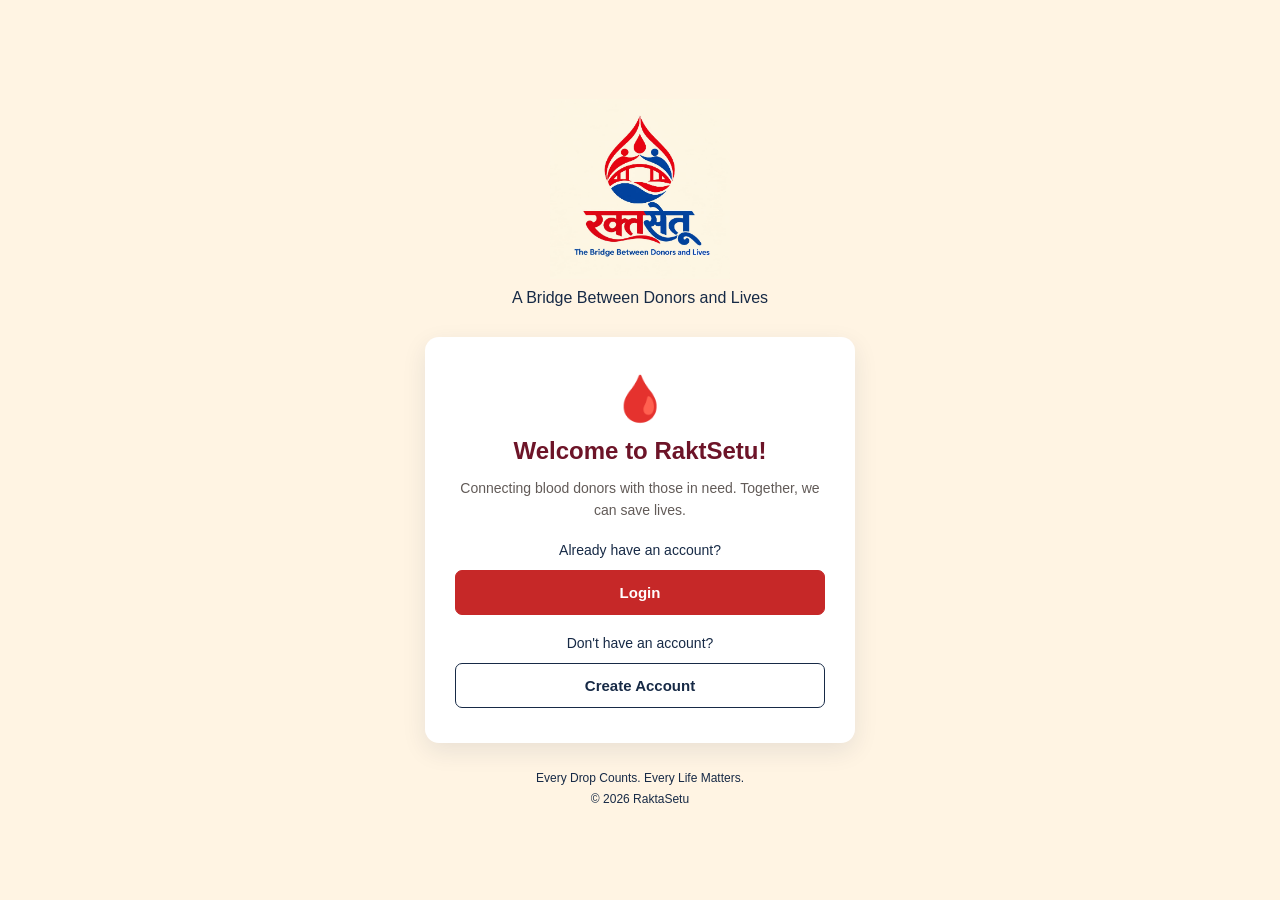
<file: frontend/index.html>
<!DOCTYPE html>
<html lang="en">
<head>
    <meta charset="UTF-8">
    <meta name="viewport" content="width=device-width, initial-scale=1.0">

    <title>RaktSetu - A Bridge Between Donors and Lives</title>
    <link rel="stylesheet" href="style.css">

 <style>
        /* RaktaSetu Logo */
        .brand-logo {
            display: flex;
            justify-content: center;
            align-items: center;
            padding: 10px;
        }

        .brand-logo img {
            width: 180px;
            max-width: 80%;
            height: auto;
            object-fit: contain;
            display: block;
        }
    </style>
</head>

<body>

    <header class="brand">
        <div class="brand-logo">
            <img src="raktsetu-logo.jpeg" alt="RaktaSetu - The Bridge Between Donors and Lives">
        </div>
        <h3>A Bridge Between Donors and Lives</h3>
    </header>

    <main class="welcome-card">
        <div class="blood-icon">🩸</div>

        <h2>Welcome to RaktSetu!</h2>
        <p class="description">
            Connecting blood donors with those in need.
            Together, we can save lives.
        </p>

        <div class="account-option">
            <span>Already have an account?</span>
            <a href="login.html" class="btn btn-primary">
                Login
            </a>
        </div>

        <div class="account-option">
            <span>Don't have an account?</span>
            <a href="createaccount.html" class="btn btn-secondary">
                Create Account
            </a>
        </div>
    </main>

    <footer>
        <p>Every Drop Counts. Every Life Matters.</p>
        <p>&copy; 2026 RaktaSetu</p>
    </footer>

</body>
</html>
</file>
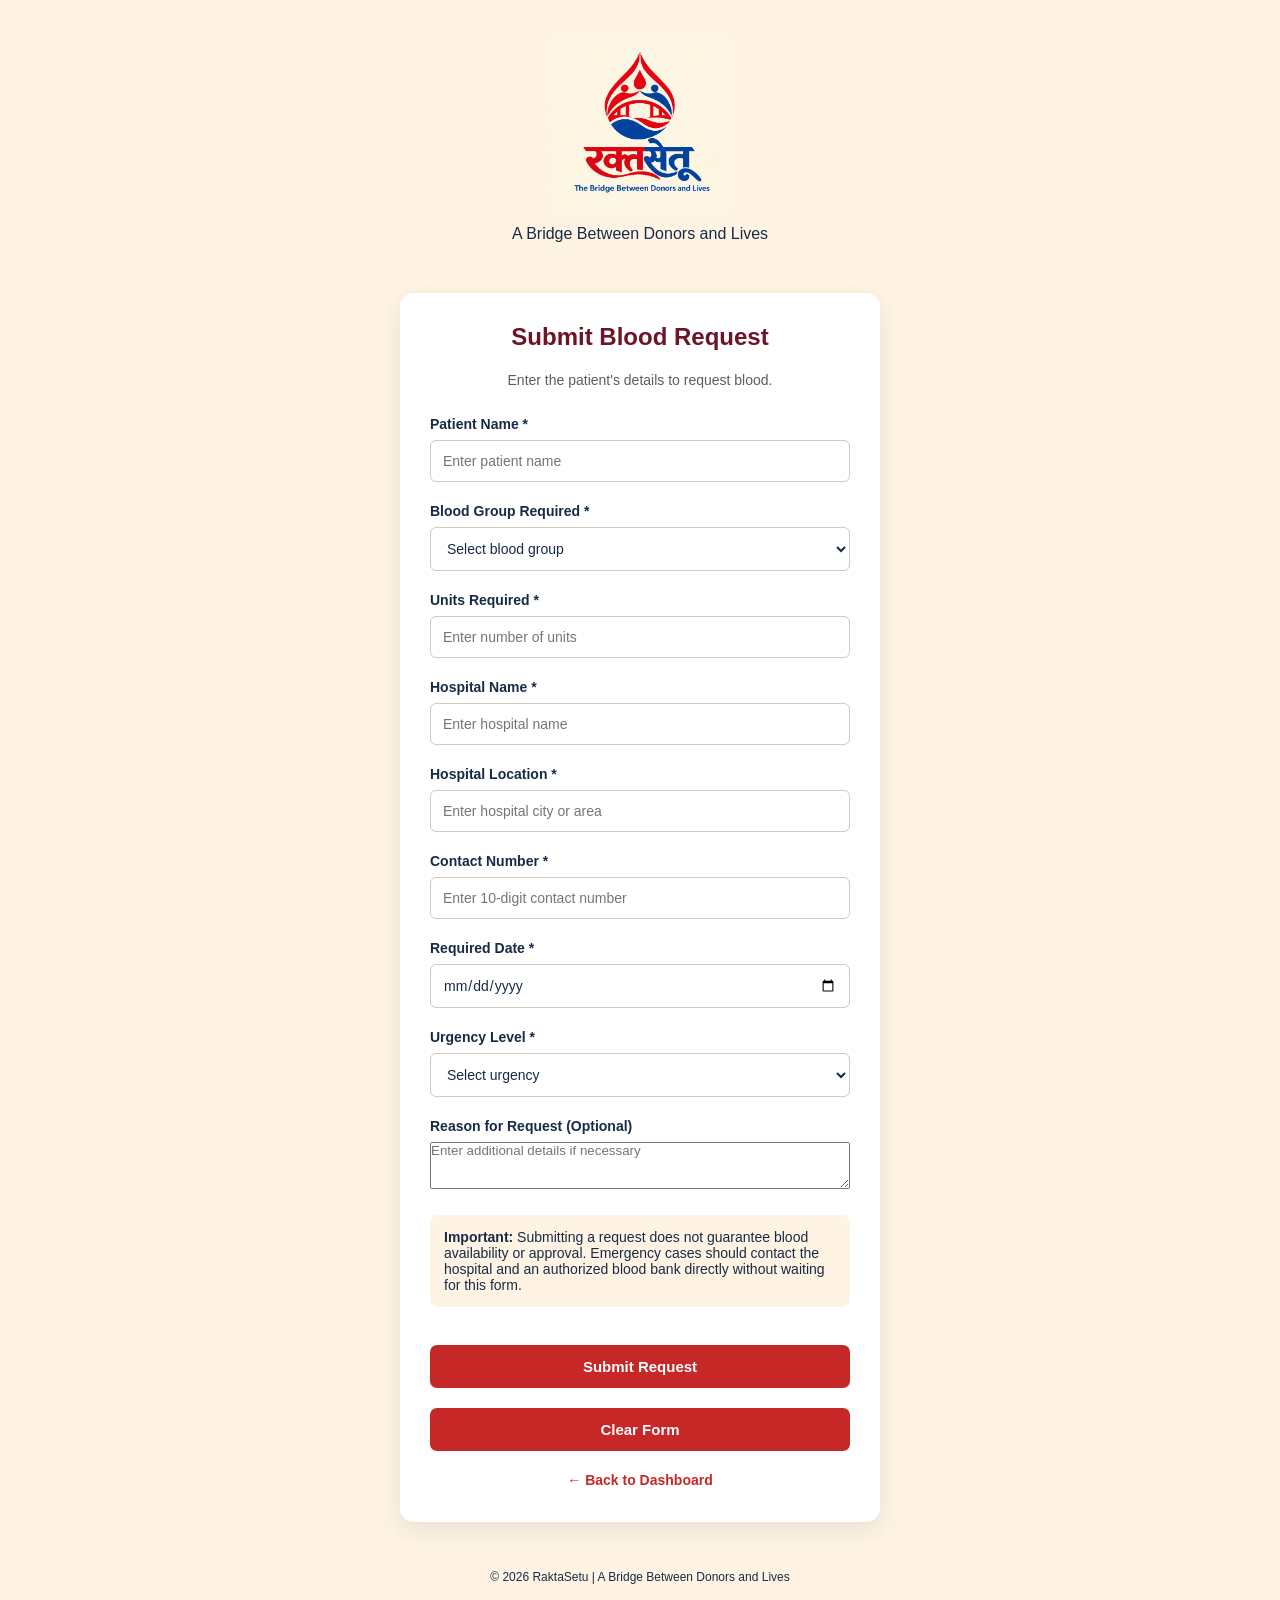
<file: frontend/bloodrequest.html>
<!DOCTYPE html>
<html lang="en">
<head>
    <meta charset="UTF-8">
    <meta name="viewport" content="width=device-width, initial-scale=1.0">
    <title>Blood Request | RaktSetu</title>
    <link rel="stylesheet" href="style.css">

    <style>
        .request-note {
            background: #FFF4E3;
            padding: 14px;
            border-radius: 8px;
            margin: 18px 0;
            font-size: 14px;
        }

        .request-message {
            margin-top: 18px;
            padding: 12px;
            border-radius: 6px;
            overflow-wrap: anywhere;
        }

        .request-id {
            color: #6D1428;
            font-weight: bold;
        }
    
        /* RaktaSetu Logo */
        .brand-logo {
            display: flex;
            justify-content: center;
            align-items: center;
            padding: 10px;
        }

        .brand-logo img {
            width: 180px;
            max-width: 80%;
            height: auto;
            object-fit: contain;
            display: block;
        }
    </style>
</head>

<body>

    <header class="brand">
        <div class="brand-logo">
            <img src="raktsetu-logo.jpeg"
                 alt="RaktSetu - The Bridge Between Donors and Lives">
        </div>
        <h3>A Bridge Between Donors and Lives</h3>
    </header>


    <main class="form-card">

        <h2>Submit Blood Request</h2>

        <p class="description">
            Enter the patient's details to request blood.
        </p>

        <form id="requestForm">

            <label for="patientName">Patient Name *</label>
            <input
                type="text"
                id="patientName"
                name="patientName"
                placeholder="Enter patient name"
                required
            >

            <label for="bloodGroup">Blood Group Required *</label>
            <select id="bloodGroup" name="bloodGroup" required>
                <option value="">Select blood group</option>
                <option value="A+">A+</option>
                <option value="A-">A-</option>
                <option value="B+">B+</option>
                <option value="B-">B-</option>
                <option value="AB+">AB+</option>
                <option value="AB-">AB-</option>
                <option value="O+">O+</option>
                <option value="O-">O-</option>
            </select>

            <label for="units">Units Required *</label>
            <input
                type="number"
                id="units"
                name="units"
                min="1"
                step="1"
                placeholder="Enter number of units"
                required
            >

            <label for="hospitalName">Hospital Name *</label>
            <input
                type="text"
                id="hospitalName"
                name="hospitalName"
                placeholder="Enter hospital name"
                required
            >

            <label for="hospitalLocation">Hospital Location *</label>
            <input
                type="text"
                id="hospitalLocation"
                name="hospitalLocation"
                placeholder="Enter hospital city or area"
                required
            >

            <label for="contact">Contact Number *</label>
            <input
                type="tel"
                id="contact"
                name="contact"
                placeholder="Enter 10-digit contact number"
                pattern="[0-9]{10}"
                maxlength="10"
                title="Enter a valid 10-digit phone number"
                required
            >

            <label for="requiredDate">Required Date *</label>
            <input
                type="date"
                id="requiredDate"
                name="requiredDate"
                required
            >

            <label for="urgency">Urgency Level *</label>
            <select id="urgency" name="urgency" required>
                <option value="">Select urgency</option>
                <option value="Normal">Normal</option>
                <option value="Urgent">Urgent</option>
                <option value="Emergency">Emergency</option>
            </select>

            <label for="reason">Reason for Request (Optional)</label>
            <textarea
                id="reason"
                name="reason"
                rows="3"
                placeholder="Enter additional details if necessary"
            ></textarea>

            <p class="request-note">
                <strong>Important:</strong> Submitting a request does not
                guarantee blood availability or approval. Emergency cases
                should contact the hospital and an authorized blood bank
                directly without waiting for this form.
            </p>

            <button type="submit" class="btn btn-primary">
                Submit Request
            </button>

            <button type="reset" class="btn">
                Clear Form
            </button>

        </form>

        <div
            id="requestMessage"
            class="request-message"
            role="status"
            aria-live="polite"
            hidden
        ></div>

        <p class="back-link">
            <a href="dashboard.html">← Back to Dashboard</a>
        </p>

    </main>

    <footer>
        <p>© 2026 RaktaSetu | A Bridge Between Donors and Lives</p>
    </footer>

    <script>
        const requestForm = document.getElementById("requestForm");
        const requestMessage = document.getElementById("requestMessage");
        const requiredDate = document.getElementById("requiredDate");

        // Set today's date as the earliest required date
        const now = new Date();

        const today = [
            now.getFullYear(),
            String(now.getMonth() + 1).padStart(2, "0"),
            String(now.getDate()).padStart(2, "0")
        ].join("-");

        requiredDate.min = today;

        // Read selected blood group and location from Find Blood page
        const params = new URLSearchParams(window.location.search);
        const selectedGroup = params.get("bloodGroup");
        const selectedCity = params.get("city");

        if (selectedGroup) {
            const bloodGroupInput = document.getElementById("bloodGroup");

            if ([...bloodGroupInput.options].some(
                option => option.value === selectedGroup
            )) {
                bloodGroupInput.value = selectedGroup;
            }
        }

        if (selectedCity) {
            document.getElementById("hospitalLocation").value = selectedCity;
        }

        requestForm.addEventListener("submit", function(event) {
            event.preventDefault();

            const units = Number(document.getElementById("units").value);
            const date = requiredDate.value;

            if (!Number.isInteger(units) || units < 1) {
                alert("Please enter a valid whole number of units.");
                return;
            }

            if (!date || date < today) {
                alert("Please select today or a future date.");
                requiredDate.focus();
                return;
            }

            // Demonstration ID only; a backend should generate unique IDs
            const requestId =
                "REQ" + Date.now().toString().slice(-8);

            requestMessage.hidden = false;
            requestMessage.style.background = "#FFF4E3";
            requestMessage.style.color = "#6D1428";

            requestMessage.replaceChildren();

            const heading = document.createElement("h3");
            heading.textContent = "Request Form Submitted!";

            const idText = document.createElement("p");
            idText.textContent = "Demo Request ID: ";

            const idValue = document.createElement("span");
            idValue.className = "request-id";
            idValue.textContent = requestId;
            idText.appendChild(idValue);

            const statusText = document.createElement("p");
            statusText.textContent =
                "Demo Status: Pending (not saved to a database)";

            const instruction = document.createElement("p");
            instruction.textContent =
                "Keep this ID for demonstration. Permanent tracking requires backend integration.";

            requestMessage.append(
                heading,
                idText,
                statusText,
                instruction
            );

            requestForm.reset();
        });

        requestForm.addEventListener("reset", function() {
            requestMessage.hidden = true;
            requestMessage.replaceChildren();
        });
    </script>

</body>
</html>
</file>
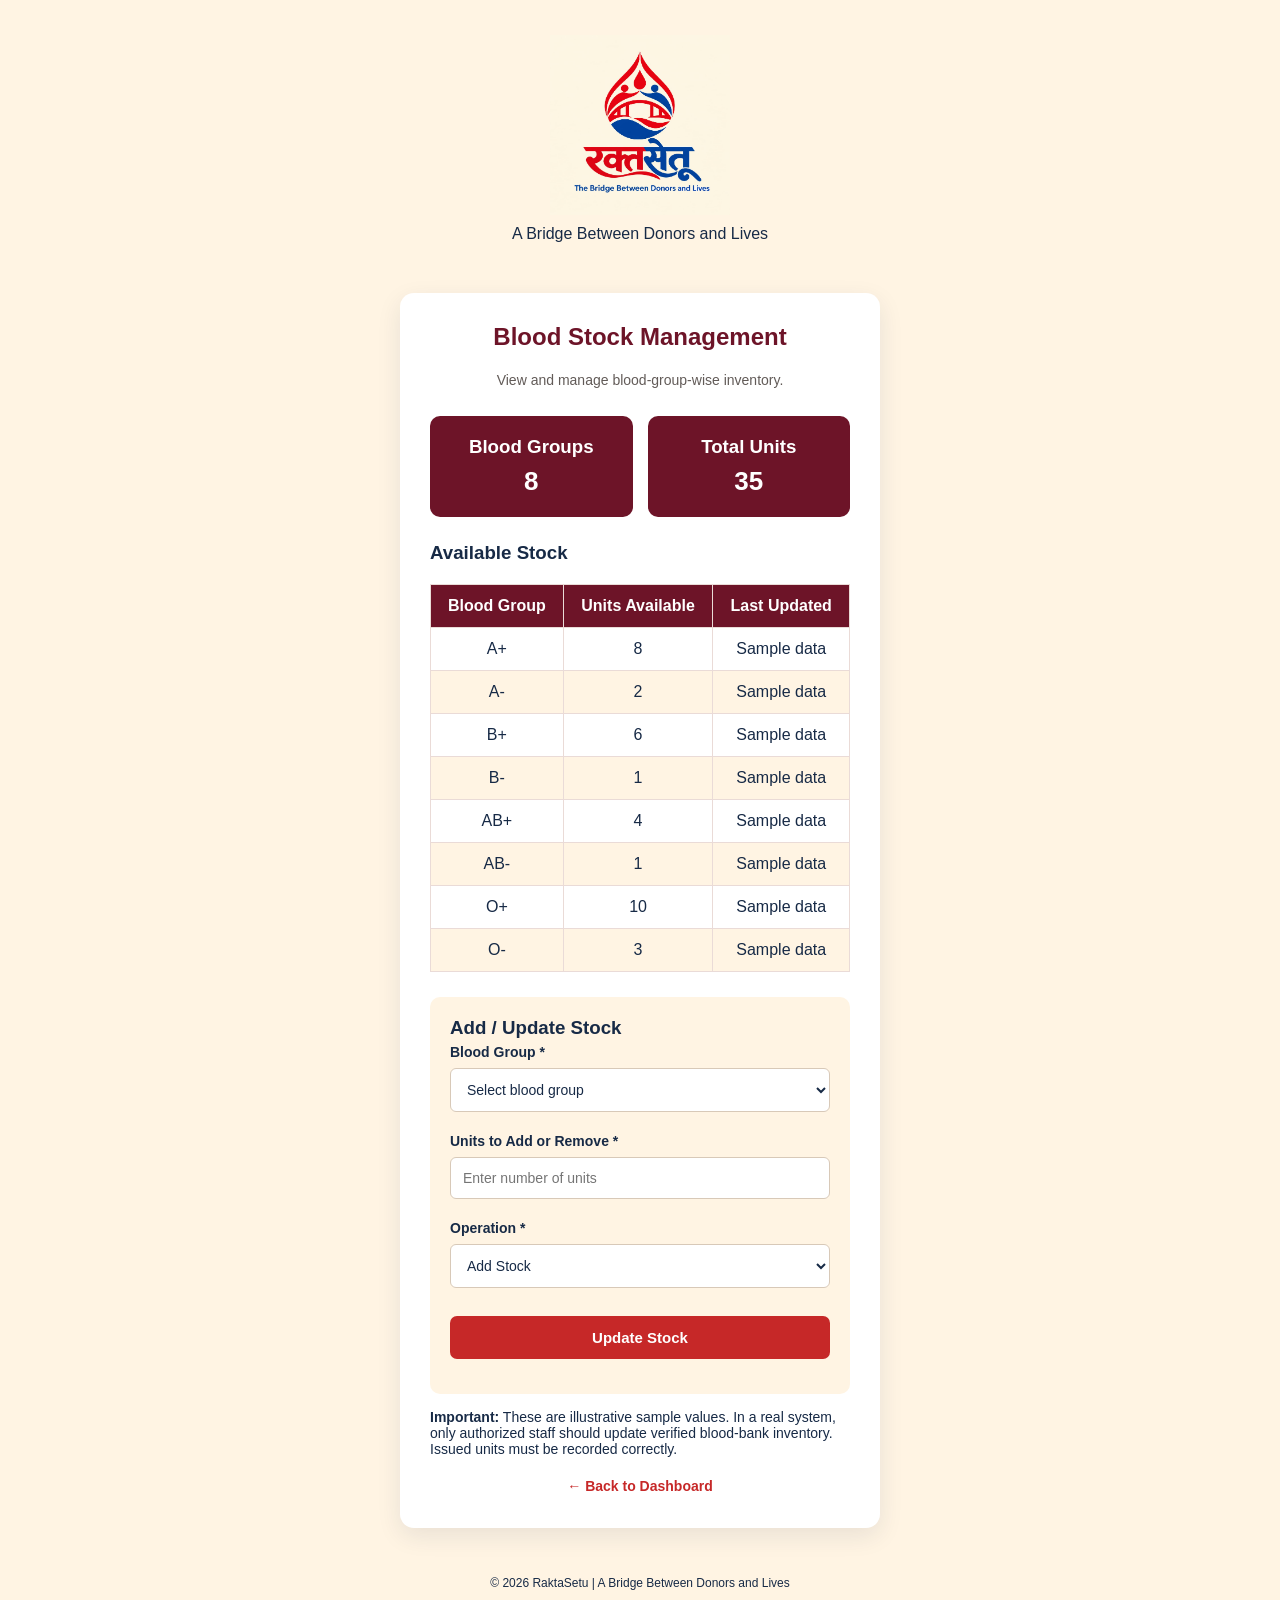
<file: frontend/bloodstock.html>
<!DOCTYPE html>
<html lang="en">
<head>
    <meta charset="UTF-8">
    <meta name="viewport" content="width=device-width, initial-scale=1.0">
    <title>Blood Stock | RaktSetu</title>
    <link rel="stylesheet" href="style.css">

    <style>
        .stock-summary {
            display: grid;
            grid-template-columns: repeat(auto-fit, minmax(140px, 1fr));
            gap: 15px;
            margin: 25px 0;
        }

        .summary-card {
            background: #6D1428;
            color: white;
            padding: 20px;
            border-radius: 10px;
            text-align: center;
        }

        .summary-card h3 {
            margin: 0 0 8px;
        }

        .summary-card p {
            font-size: 26px;
            font-weight: bold;
            margin: 0;
        }

        .table-container {
            width: 100%;
            overflow-x: auto;
            margin: 20px 0;
        }

        .stock-table {
            width: 100%;
            border-collapse: collapse;
            background: white;
        }

        .stock-table th,
        .stock-table td {
            padding: 12px;
            border: 1px solid #eadbd7;
            text-align: center;
        }

        .stock-table th {
            background: #6D1428;
            color: white;
        }

        .stock-table tr:nth-child(even) {
            background: #FFF4E3;
        }

        .stock-form {
            margin-top: 25px;
            padding: 20px;
            background: #FFF4E3;
            border-radius: 10px;
        }

        .stock-form h3 {
            margin-top: 0;
        }

        .stock-note {
            font-size: 14px;
            margin: 15px 0;
        }

        .status-message {
            margin-top: 15px;
            font-weight: bold;
        }
    
        /* RaktaSetu Logo */
        .brand-logo {
            display: flex;
            justify-content: center;
            align-items: center;
            padding: 10px;
        }

        .brand-logo img {
            width: 180px;
            max-width: 80%;
            height: auto;
            object-fit: contain;
            display: block;
        }
    </style>
</head>

<body>

    <header class="brand">
        <div class="brand-logo">
            <img src="raktsetu-logo.jpeg"
                 alt="RaktSetu - The Bridge Between Donors and Lives">
        </div>
        <h3>A Bridge Between Donors and Lives</h3>
    </header>


    <main class="form-card">

        <h2>Blood Stock Management</h2>

        <p class="description">
            View and manage blood-group-wise inventory.
        </p>

        <section class="stock-summary">
            <div class="summary-card">
                <h3>Blood Groups</h3>
                <p id="groupCount">8</p>
            </div>

            <div class="summary-card">
                <h3>Total Units</h3>
                <p id="totalUnits">35</p>
            </div>
        </section>

        <h3>Available Stock</h3>

        <div class="table-container">
            <table class="stock-table">
                <thead>
                    <tr>
                        <th>Blood Group</th>
                        <th>Units Available</th>
                        <th>Last Updated</th>
                    </tr>
                </thead>
                <tbody id="stockTableBody"></tbody>
            </table>
        </div>

        <section class="stock-form">
            <h3>Add / Update Stock</h3>

            <form id="stockForm">

                <label for="bloodGroup">Blood Group *</label>
                <select id="bloodGroup" required>
                    <option value="">Select blood group</option>
                    <option value="A+">A+</option>
                    <option value="A-">A-</option>
                    <option value="B+">B+</option>
                    <option value="B-">B-</option>
                    <option value="AB+">AB+</option>
                    <option value="AB-">AB-</option>
                    <option value="O+">O+</option>
                    <option value="O-">O-</option>
                </select>

                <label for="units">Units to Add or Remove *</label>
                <input
                    type="number"
                    id="units"
                    min="1"
                    step="1"
                    placeholder="Enter number of units"
                    required
                >

                <label for="operation">Operation *</label>
                <select id="operation" required>
                    <option value="add">Add Stock</option>
                    <option value="remove">Issue / Remove Stock</option>
                </select>

                <button type="submit" class="btn btn-primary">
                    Update Stock
                </button>

            </form>

            <p id="statusMessage" class="status-message" role="status"></p>
        </section>

        <p class="stock-note">
            <strong>Important:</strong> These are illustrative sample values.
            In a real system, only authorized staff should update verified
            blood-bank inventory. Issued units must be recorded correctly.
        </p>

        <p class="back-link">
            <a href="dashboard.html">← Back to Dashboard</a>
        </p>

    </main>

    <footer>
        <p>© 2026 RaktaSetu | A Bridge Between Donors and Lives</p>
    </footer>

    <script>
        // Sample inventory for frontend demonstration only
        const stock = {
            "A+": 8,
            "A-": 2,
            "B+": 6,
            "B-": 1,
            "AB+": 4,
            "AB-": 1,
            "O+": 10,
            "O-": 3
        };

        const lastUpdated = {};
        const stockForm = document.getElementById("stockForm");
        const stockTableBody = document.getElementById("stockTableBody");
        const totalUnitsElement = document.getElementById("totalUnits");
        const statusMessage = document.getElementById("statusMessage");

        function getToday() {
            const now = new Date();

            return [
                now.getFullYear(),
                String(now.getMonth() + 1).padStart(2, "0"),
                String(now.getDate()).padStart(2, "0")
            ].join("-");
        }

        function renderStock() {
            stockTableBody.replaceChildren();

            let total = 0;

            Object.keys(stock).forEach(function(group) {
                total += stock[group];

                const row = document.createElement("tr");

                const groupCell = document.createElement("td");
                groupCell.textContent = group;

                const unitsCell = document.createElement("td");
                unitsCell.textContent = stock[group];

                const dateCell = document.createElement("td");
                dateCell.textContent = lastUpdated[group] || "Sample data";

                row.appendChild(groupCell);
                row.appendChild(unitsCell);
                row.appendChild(dateCell);

                stockTableBody.appendChild(row);
            });

            totalUnitsElement.textContent = total;
        }

        stockForm.addEventListener("submit", function(event) {
            event.preventDefault();

            const group = document.getElementById("bloodGroup").value;
            const units = Number(document.getElementById("units").value);
            const operation = document.getElementById("operation").value;

            if (!group || !Number.isInteger(units) || units < 1) {
                statusMessage.textContent =
                    "Please select a blood group and enter a whole number greater than zero.";
                statusMessage.style.color = "#C62828";
                return;
            }

            if (operation === "remove" && units > stock[group]) {
                statusMessage.textContent =
                    "Cannot remove more units than are currently available.";
                statusMessage.style.color = "#C62828";
                return;
            }

            if (operation === "add") {
                stock[group] += units;
            } else {
                stock[group] -= units;
            }

            lastUpdated[group] = getToday();

            renderStock();

            statusMessage.textContent =
                "Demo stock updated successfully. Changes are not saved to a database.";
            statusMessage.style.color = "#276738";

            stockForm.reset();
        });

        renderStock();
    </script>

</body>
</html>
</file>
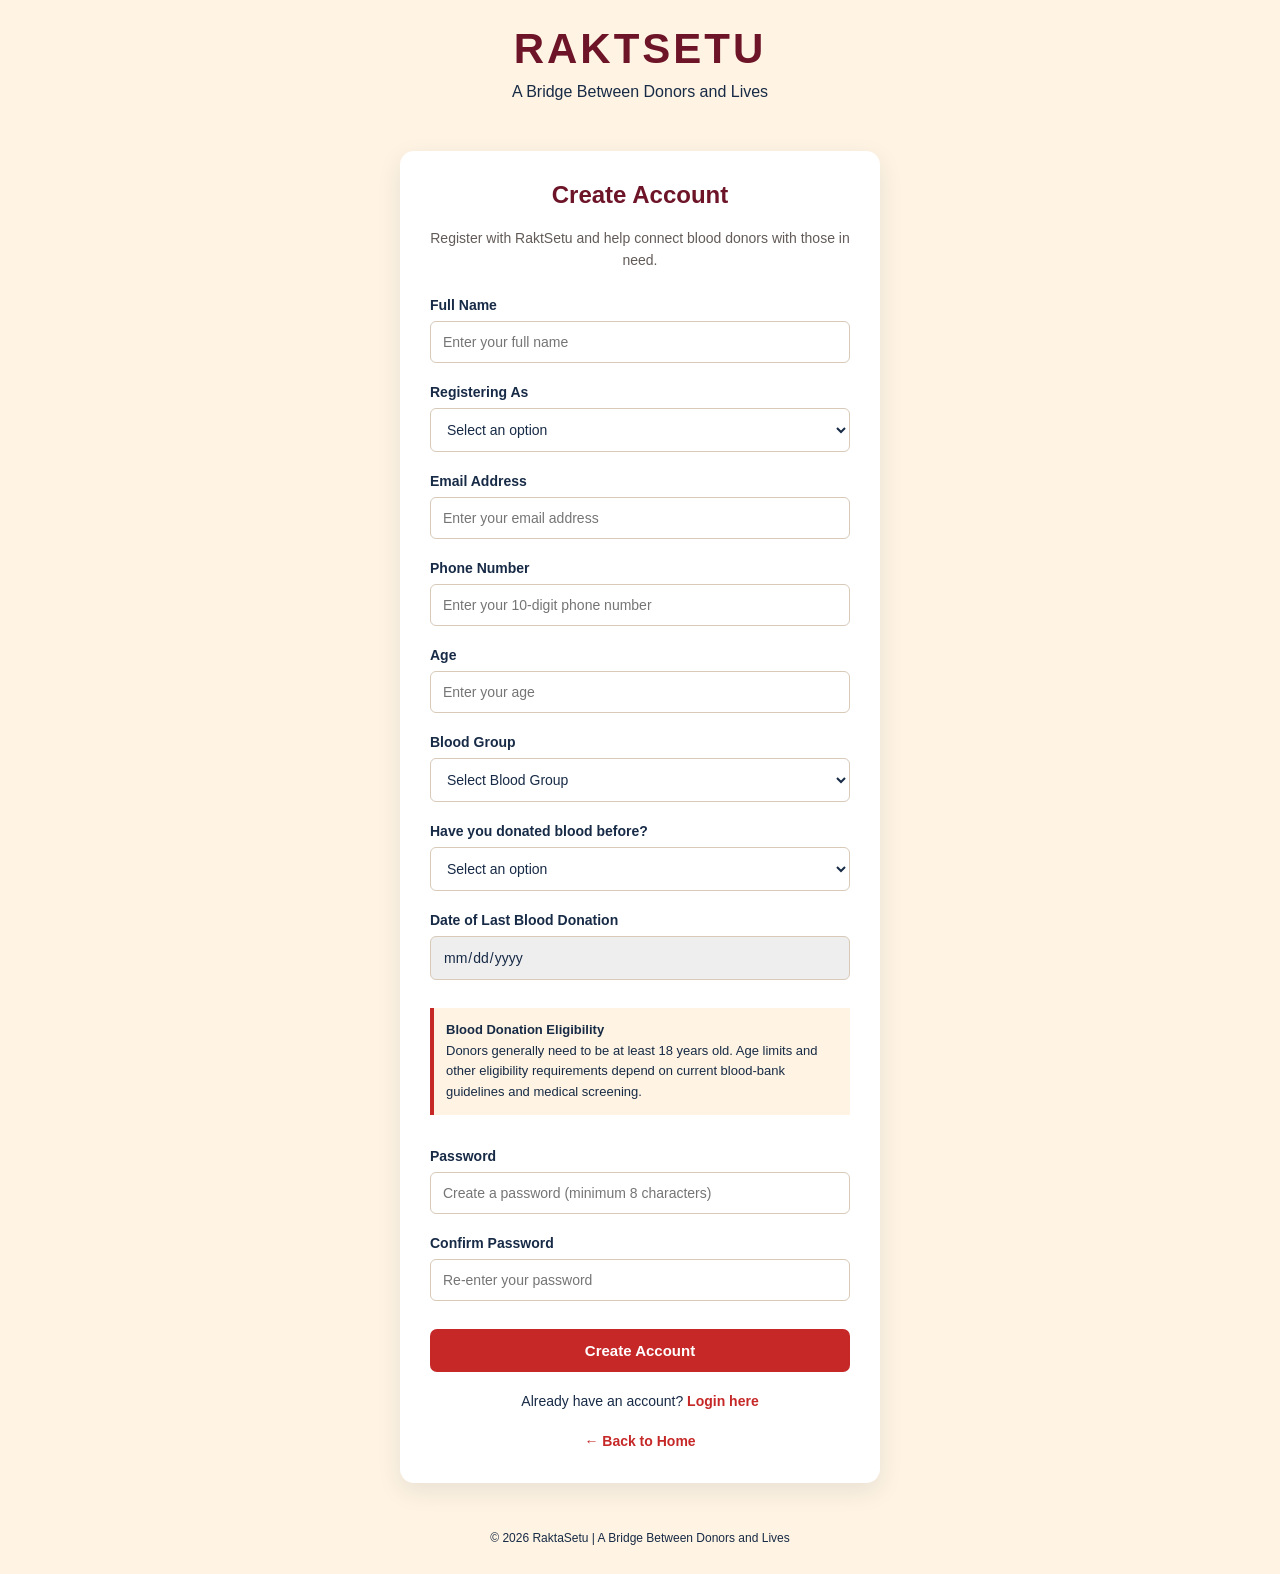
<file: frontend/createaccount.html>
<!DOCTYPE html>
<html lang="en">
<head>
    <meta charset="UTF-8">
    <meta name="viewport" content="width=device-width, initial-scale=1.0">
    <title>Create Account | RaktSetu</title>
    <link rel="stylesheet" href="style.css">
</head>

<body>

    <header class="brand">
        <h1>RAKTSETU</h1>
        <h3>A Bridge Between Donors and Lives</h3>
    </header>

    <main class="form-card">

        <h2>Create Account</h2>

        <p class="description">
            Register with RaktSetu and help connect blood donors with those in need.
        </p>

        <form id="registerForm">

            <label for="fullName">Full Name</label>
            <input
                type="text"
                id="fullName"
                name="fullName"
                placeholder="Enter your full name"
                required
            >

            <!-- Select account role -->
            <label for="userType">Registering As</label>
            <select id="userType" name="userType" required>
                <option value="">Select an option</option>
                <option value="donor">Blood Donor</option>
                <option value="recipient">Blood Recipient</option>
            </select>

            <label for="email">Email Address</label>
            <input
                type="email"
                id="email"
                name="email"
                placeholder="Enter your email address"
                required
            >

            <label for="phone">Phone Number</label>
            <input
                type="tel"
                id="phone"
                name="phone"
                placeholder="Enter your 10-digit phone number"
                pattern="[0-9]{10}"
                maxlength="10"
                title="Please enter a 10-digit phone number"
                required
            >

            <label for="age">Age</label>
            <input
                type="number"
                id="age"
                name="age"
                min="18"
                max="100"
                placeholder="Enter your age"
                required
            >

            <label for="bloodGroup">Blood Group</label>
            <select id="bloodGroup" name="bloodGroup" required>
                <option value="">Select Blood Group</option>
                <option value="A+">A+</option>
                <option value="A-">A-</option>
                <option value="B+">B+</option>
                <option value="B-">B-</option>
                <option value="AB+">AB+</option>
                <option value="AB-">AB-</option>
                <option value="O+">O+</option>
                <option value="O-">O-</option>
            </select>

            <label for="donatedBefore">
                Have you donated blood before?
            </label>

            <select id="donatedBefore" name="donatedBefore" required>
                <option value="">Select an option</option>
                <option value="yes">Yes</option>
                <option value="no">No</option>
            </select>

            <label for="lastDonation">
                Date of Last Blood Donation
            </label>

            <input
                type="date"
                id="lastDonation"
                name="lastDonation"
                disabled
            >

            <p class="eligibility-note">
                <strong>Blood Donation Eligibility</strong><br>
                Donors generally need to be at least 18 years old.
                Age limits and other eligibility requirements depend
                on current blood-bank guidelines and medical screening.
            </p>

            <p id="ageMessage" class="message" role="status"></p>

            <label for="password">Password</label>
            <input
                type="password"
                id="password"
                name="password"
                placeholder="Create a password (minimum 8 characters)"
                minlength="8"
                required
            >

            <label for="confirmPassword">Confirm Password</label>
            <input
                type="password"
                id="confirmPassword"
                name="confirmPassword"
                placeholder="Re-enter your password"
                minlength="8"
                required
            >

            <button type="submit" class="btn btn-primary">
                Create Account
            </button>

        </form>

        <p class="login-link">
            Already have an account?
            <a href="login.html">Login here</a>
        </p>

        <p class="back-link">
            <a href="index.html">← Back to Home</a>
        </p>

    </main>

    <footer>
        <p>© 2026 RaktaSetu | A Bridge Between Donors and Lives</p>
    </footer>

    <script>
        const ageInput = document.getElementById("age");
        const ageMessage = document.getElementById("ageMessage");
        const donatedBefore = document.getElementById("donatedBefore");
        const lastDonation = document.getElementById("lastDonation");
        const registerForm = document.getElementById("registerForm");
        const password = document.getElementById("password");
        const confirmPassword = document.getElementById("confirmPassword");

        const today = new Date();
        const localToday = [
            today.getFullYear(),
            String(today.getMonth() + 1).padStart(2, "0"),
            String(today.getDate()).padStart(2, "0")
        ].join("-");

        lastDonation.max = localToday;

        ageInput.addEventListener("input", function() {
            const age = Number(ageInput.value);
            if (ageInput.value === "") {
                ageMessage.textContent = "";
            } else if (age < 18) {
                ageMessage.textContent = "You must be at least 18 years old to register as a blood donor.";
            } else {
                ageMessage.textContent = "Age recorded. Final donation eligibility requires blood-bank screening.";
            }
        });

        donatedBefore.addEventListener("change", function () {
            if (this.value === "yes") {
                lastDonation.disabled = false;
                lastDonation.required = true;
            } else {
                lastDonation.value = "";
                lastDonation.disabled = true;
                lastDonation.required = false;
            }
        });

        registerForm.addEventListener("submit", async function (event) {
            event.preventDefault();

            const age = Number(ageInput.value);
            if (age < 18 || !Number.isFinite(age)) {
                alert("Please enter an age of at least 18 years.");
                return;
            }

            if (password.value !== confirmPassword.value) {
                alert("Passwords do not match. Please try again.");
                return;
            }

            const userData = {
                name: document.getElementById("fullName").value,
                email: document.getElementById("email").value,
                password: password.value
            };

            try {
                const response = await fetch("https://raktsetu-backend-j8ue.onrender.com/api/register", {
                    method: "POST",
                    headers: { "Content-Type": "application/json" },
                    body: JSON.stringify(userData)
                });

                const result = await response.json();

                if (result.success) {
                    alert("Account created successfully!");
                    window.location.href = "login.html";
                } else {
                    alert(result.message || "Registration failed.");
                }
            } catch (error) {
                console.error("Connection Error:", error);
                alert("Unable to connect to backend server. Make sure node server.js is running!");
            }
        });
    </script>

</body>
</html>
</file>
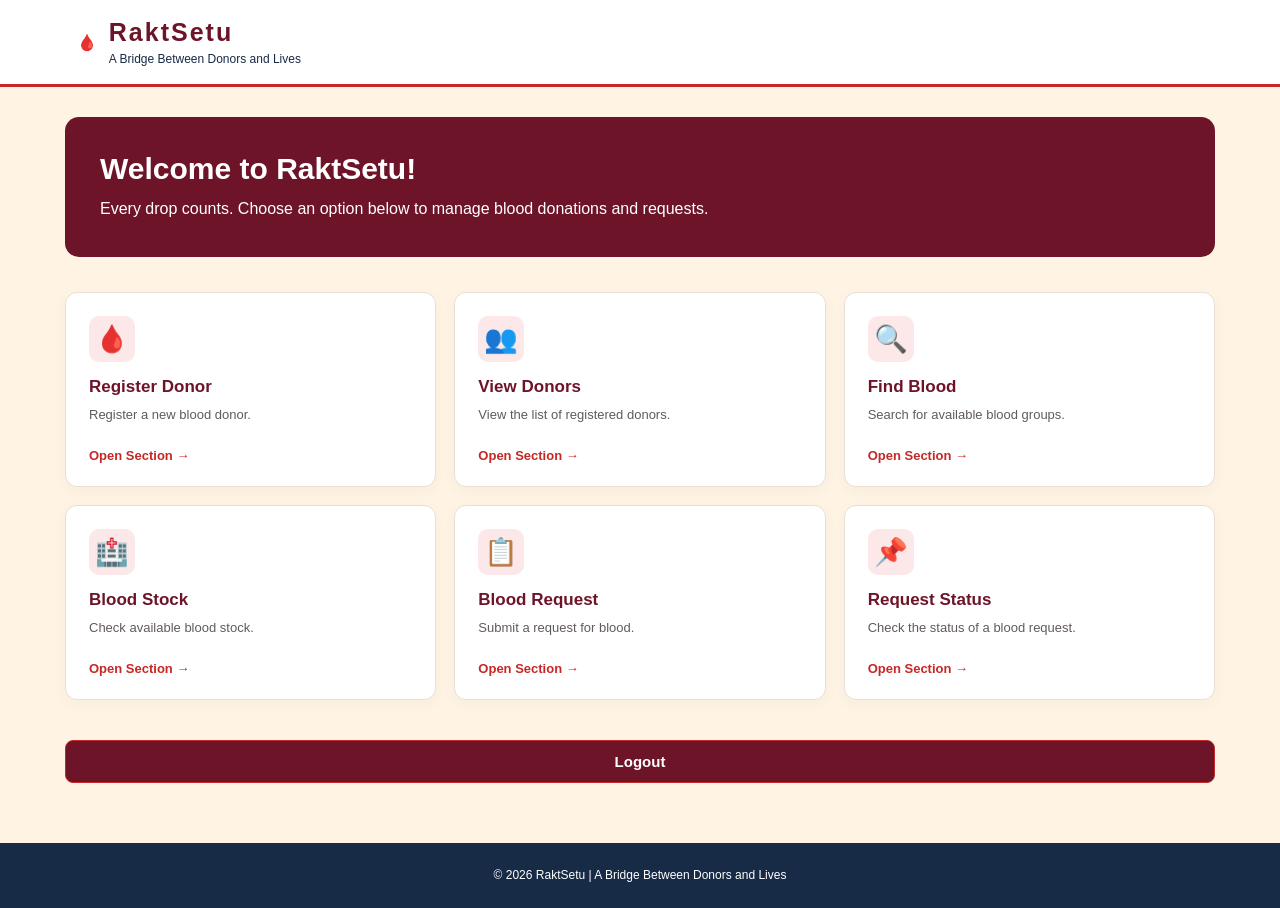
<file: frontend/dashboard.html>
<!DOCTYPE html>
<html lang="en">
<head>
    <meta charset="UTF-8">
    <meta name="viewport" content="width=device-width, initial-scale=1.0">
    <title>RaktSetu | Dashboard</title>
    <link rel="stylesheet" href="style.css">
</head>

<body class="dashboard-page">

    <header class="dashboard-header">
        <div class="dashboard-brand">
            <span class="brand-icon">🩸</span>
            <div>
                <h1>RaktSetu</h1>
                <p>A Bridge Between Donors and Lives</p>
            </div>
        </div>
    </header>

    <main class="dashboard-container">

        <section class="dashboard-welcome">
            <h2>Welcome to RaktSetu!</h2>
            <p>
                Every drop counts. Choose an option below to manage
                blood donations and requests.
            </p>
        </section>

        <section class="dashboard-grid">

            <!-- 1. Register Donor -->
            <a href="registerdonor.html" class="dashboard-card">
                <span class="card-icon">🩸</span>
                <h3>Register Donor</h3>
                <p>Register a new blood donor.</p>
                <span class="card-link">Open Section →</span>
            </a>

            <!-- 2. View Donors -->
            <a href="viewdonors.html" class="dashboard-card">
                <span class="card-icon">👥</span>
                <h3>View Donors</h3>
                <p>View the list of registered donors.</p>
                <span class="card-link">Open Section →</span>
            </a>

            <!-- 3. Find Blood -->
            <a href="findblood.html" class="dashboard-card">
                <span class="card-icon">🔍</span>
                <h3>Find Blood</h3>
                <p>Search for available blood groups.</p>
                <span class="card-link">Open Section →</span>
            </a>

            <!-- 4. Blood Stock -->
            <a href="bloodstock.html" class="dashboard-card">
                <span class="card-icon">🏥</span>
                <h3>Blood Stock</h3>
                <p>Check available blood stock.</p>
                <span class="card-link">Open Section →</span>
            </a>

            <!-- 5. Blood Request -->
            <a href="bloodrequest.html" class="dashboard-card">
                <span class="card-icon">📋</span>
                <h3>Blood Request</h3>
                <p>Submit a request for blood.</p>
                <span class="card-link">Open Section →</span>
            </a>

            <!-- 6. Request Status -->
            <a href="requeststatus.html" class="dashboard-card">
                <span class="card-icon">📌</span>
                <h3>Request Status</h3>
                <p>Check the status of a blood request.</p>
                <span class="card-link">Open Section →</span>
            </a>

        </section>

        <!-- Logout at the bottom -->
        <div class="dashboard-logout">
            <a href="index.html" class="btn logout-btn"
               onclick="return confirm('Are you sure you want to logout?')">
                Logout
            </a>
        </div>

    </main>

    <footer class="footer">
        <p>© 2026 RaktSetu | A Bridge Between Donors and Lives</p>
    </footer>

</body>
</html>
</file>
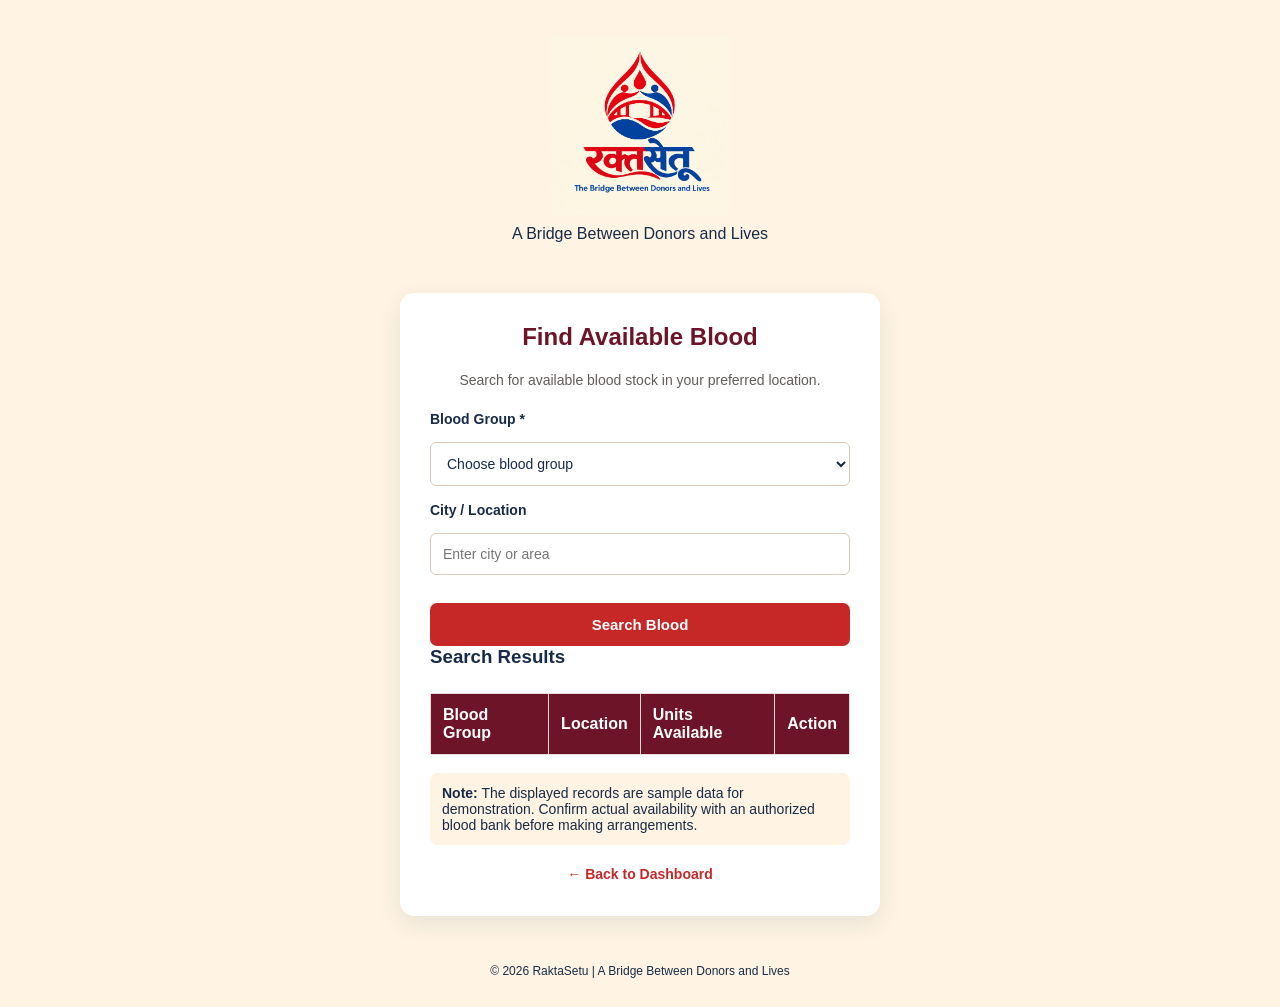
<file: frontend/findblood.html>
<!DOCTYPE html>
<html lang="en">
<head>
    <meta charset="UTF-8">
    <meta name="viewport" content="width=device-width, initial-scale=1.0">
    <title>Find Blood | RaktaSetu</title>
    <link rel="stylesheet" href="style.css">

    <style>
        .search-form {
            margin-top: 20px;
        }

        .search-btn {
            width: 100%;
            margin-top: 15px;
        }

        .results-container {
            width: 100%;
            overflow-x: auto;
            margin-top: 25px;
        }

        .results-table {
            width: 100%;
            border-collapse: collapse;
            background: white;
        }

        .results-table th,
        .results-table td {
            padding: 12px;
            border: 1px solid #eadbd7;
            text-align: left;
        }

        .results-table th {
            background: #6D1428;
            color: white;
        }

        .results-table tr:nth-child(even) {
            background: #FFF4E3;
        }

        .request-btn {
            background: #C62828;
            color: white;
            border: none;
            padding: 8px 12px;
            border-radius: 5px;
            cursor: pointer;
        }

        .message {
            margin-top: 18px;
            text-align: center;
        }

        .stock-note {
            background: #FFF4E3;
            padding: 12px;
            border-radius: 8px;
            margin-top: 18px;
            font-size: 14px;
        }

 /* RaktaSetu Logo */
        .brand-logo {
            display: flex;
            justify-content: center;
            align-items: center;
            padding: 10px;
        }

        .brand-logo img {
            width: 180px;
            max-width: 80%;
            height: auto;
            object-fit: contain;
            display: block;
        }
    </style>
</head>

<body>

    <header class="brand">
        <div class="brand-logo">
            <img src="raktsetu-logo.jpeg"
                 alt="RaktSetu - The Bridge Between Donors and Lives">
        </div>
        <h3>A Bridge Between Donors and Lives</h3>
    </header>



    <main class="form-card">

        <h2>Find Available Blood</h2>

        <p class="description">
            Search for available blood stock in your preferred location.
        </p>

        <form id="findBloodForm" class="search-form">

            <label for="bloodGroup">Blood Group *</label>
            <select id="bloodGroup" required>
                <option value="">Choose blood group</option>
                <option value="A+">A+</option>
                <option value="A-">A-</option>
                <option value="B+">B+</option>
                <option value="B-">B-</option>
                <option value="AB+">AB+</option>
                <option value="AB-">AB-</option>
                <option value="O+">O+</option>
                <option value="O-">O-</option>
            </select>

            <label for="city">City / Location</label>
            <input
                type="text"
                id="city"
                placeholder="Enter city or area"
            >

            <button type="submit" class="btn btn-primary search-btn">
                Search Blood
            </button>

        </form>

        <h3>Search Results</h3>

        <div class="results-container">
            <table class="results-table">
                <thead>
                    <tr>
                        <th>Blood Group</th>
                        <th>Location</th>
                        <th>Units Available</th>
                        <th>Action</th>
                    </tr>
                </thead>

                <tbody id="resultsBody"></tbody>
            </table>
        </div>

        <p id="resultMessage" class="message" role="status"></p>

        <p class="stock-note">
            <strong>Note:</strong> The displayed records are sample data
            for demonstration. Confirm actual availability with an
            authorized blood bank before making arrangements.
        </p>

        <p class="back-link">
            <a href="dashboard.html">← Back to Dashboard</a>
        </p>

    </main>

    <footer>
        <p>© 2026 RaktaSetu | A Bridge Between Donors and Lives</p>
    </footer>

    <script>
        // Sample data for frontend testing only
        const bloodStock = [
            { bloodGroup: "O+", city: "Thane", units: 5 },
            { bloodGroup: "A+", city: "Mumbai", units: 3 },
            { bloodGroup: "B+", city: "Thane", units: 6 },
            { bloodGroup: "O-", city: "Mumbai", units: 2 },
            { bloodGroup: "AB+", city: "Navi Mumbai", units: 4 },
            { bloodGroup: "A-", city: "Thane", units: 2 }
        ];

        const findBloodForm = document.getElementById("findBloodForm");
        const bloodGroupInput = document.getElementById("bloodGroup");
        const cityInput = document.getElementById("city");
        const resultsBody = document.getElementById("resultsBody");
        const resultMessage = document.getElementById("resultMessage");

        findBloodForm.addEventListener("submit", function(event) {
            event.preventDefault();

            const selectedGroup = bloodGroupInput.value;
            const selectedCity = cityInput.value.trim().toLowerCase();

            const matches = bloodStock.filter(function(item) {
                const groupMatches = item.bloodGroup === selectedGroup;

                const cityMatches =
                    selectedCity === "" ||
                    item.city.toLowerCase().includes(selectedCity);

                return groupMatches && cityMatches;
            });

            resultsBody.replaceChildren();

            matches.forEach(function(item) {
                const row = document.createElement("tr");

                [item.bloodGroup, item.city, item.units].forEach(function(value) {
                    const cell = document.createElement("td");
                    cell.textContent = value;
                    row.appendChild(cell);
                });

                const actionCell = document.createElement("td");
                const requestButton = document.createElement("button");

                requestButton.type = "button";
                requestButton.className = "request-btn";
                requestButton.textContent = "Request Blood";

                requestButton.addEventListener("click", function() {
                    window.location.href =
                        "bloodrequest.html?bloodGroup=" +
                        encodeURIComponent(item.bloodGroup) +
                        "&city=" + encodeURIComponent(item.city);
                });

                actionCell.appendChild(requestButton);
                row.appendChild(actionCell);
                resultsBody.appendChild(row);
            });

            resultMessage.textContent = matches.length > 0
                ? matches.length + " matching stock record(s) found."
                : "No matching blood stock found.";

            resultMessage.style.color =
                matches.length > 0 ? "#276738" : "#C62828";
        });
    </script>

</body>
</html>
</file>
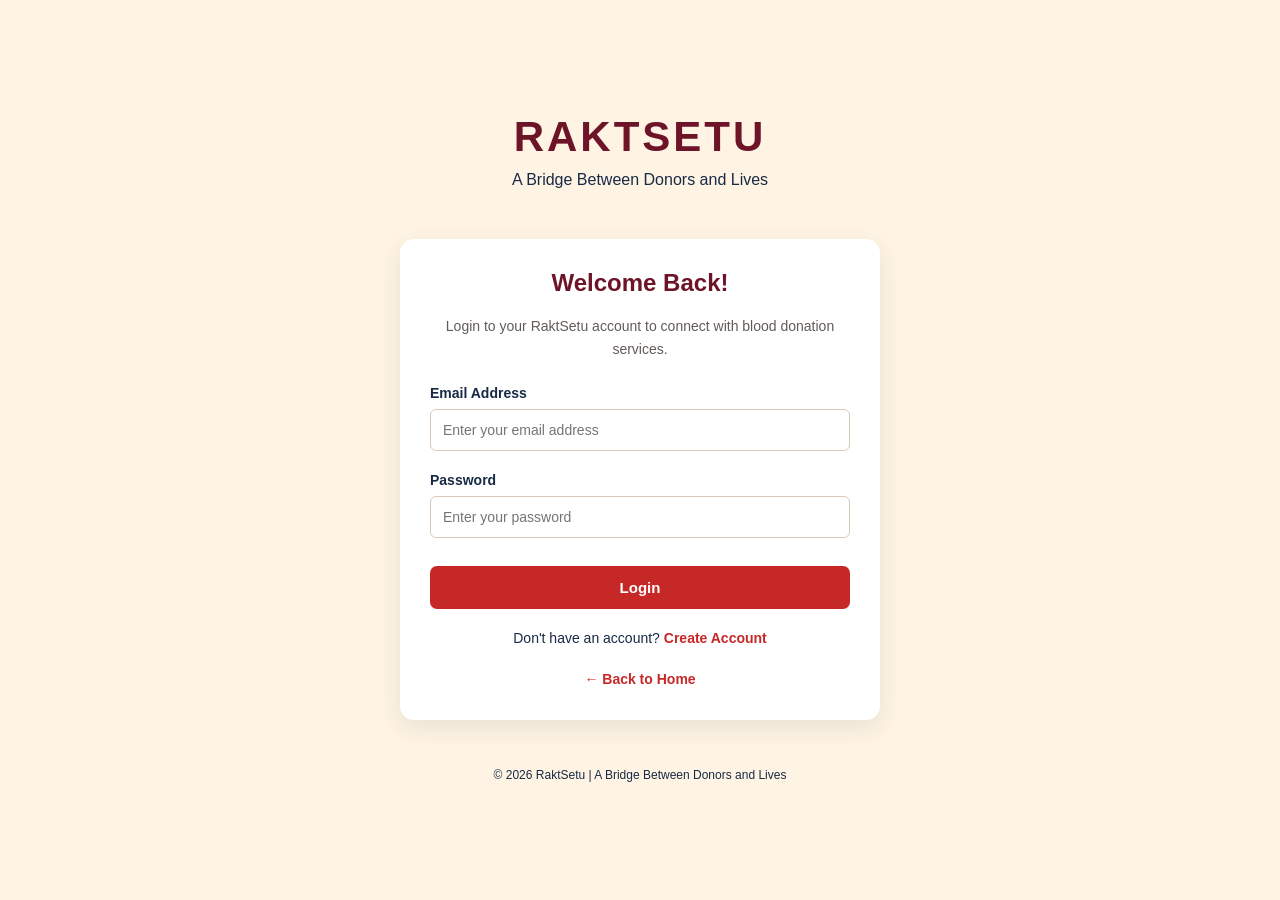
<file: frontend/login.html>
<!DOCTYPE html>
<html lang="en">
<head>
    <meta charset="UTF-8">
    <meta name="viewport" content="width=device-width, initial-scale=1.0">
    <title>Login | RaktSetu</title>
    <link rel="stylesheet" href="style.css">
</head>

<body>

    <header class="brand">
        <h1>RAKTSETU</h1>
        <h3>A Bridge Between Donors and Lives</h3>
    </header>

    <main class="form-card">

        <h2>Welcome Back!</h2>

        <p class="description">
            Login to your RaktSetu account to connect with blood donation services.
        </p>

        <form id="loginForm">

            <label for="email">Email Address</label>
            <input
                type="email"
                id="email"
                name="email"
                placeholder="Enter your email address"
                required
            >

            <label for="password">Password</label>
            <input
                type="password"
                id="password"
                name="password"
                placeholder="Enter your password"
                required
            >

            <button type="submit" class="btn btn-primary">
                Login
            </button>

        </form>

        <p class="login-link">
            Don't have an account?
            <a href="createaccount.html">Create Account</a>
        </p>

        <p class="back-link">
            <a href="index.html">← Back to Home</a>
        </p>

    </main>

    <footer>
        <p>© 2026 RaktSetu | A Bridge Between Donors and Lives</p>
    </footer>

    <script>
       const loginForm = document.getElementById("loginForm");

        loginForm.addEventListener("submit", async function (event) {
            event.preventDefault();

            const email = document.getElementById("email").value;
            const password = document.getElementById("password").value;

            try {
                const response = await fetch("https://raktsetu-backend-j8ue.onrender.com/api/login", {
                    method: "POST",
                    headers: {
                        "Content-Type": "application/json"
                    },
                    body: JSON.stringify({ email, password })
                });

                const result = await response.json();

                if (result.success) {
                    alert("Login successful! Welcome back, " + (result.name || "User"));
                    // Save user info locally
                    localStorage.setItem("user", JSON.stringify(result));
                    // Redirect to dashboard
                    window.location.href = "dashboard.html";
                } else {
                    alert(result.message || "Invalid email or password.");
                }
            } catch (error) {
                console.error("Connection Error:", error);
                alert("Unable to connect to backend server. Make sure node server.js is running!");
            }
        });
    </script>

</body>
</html>
</file>
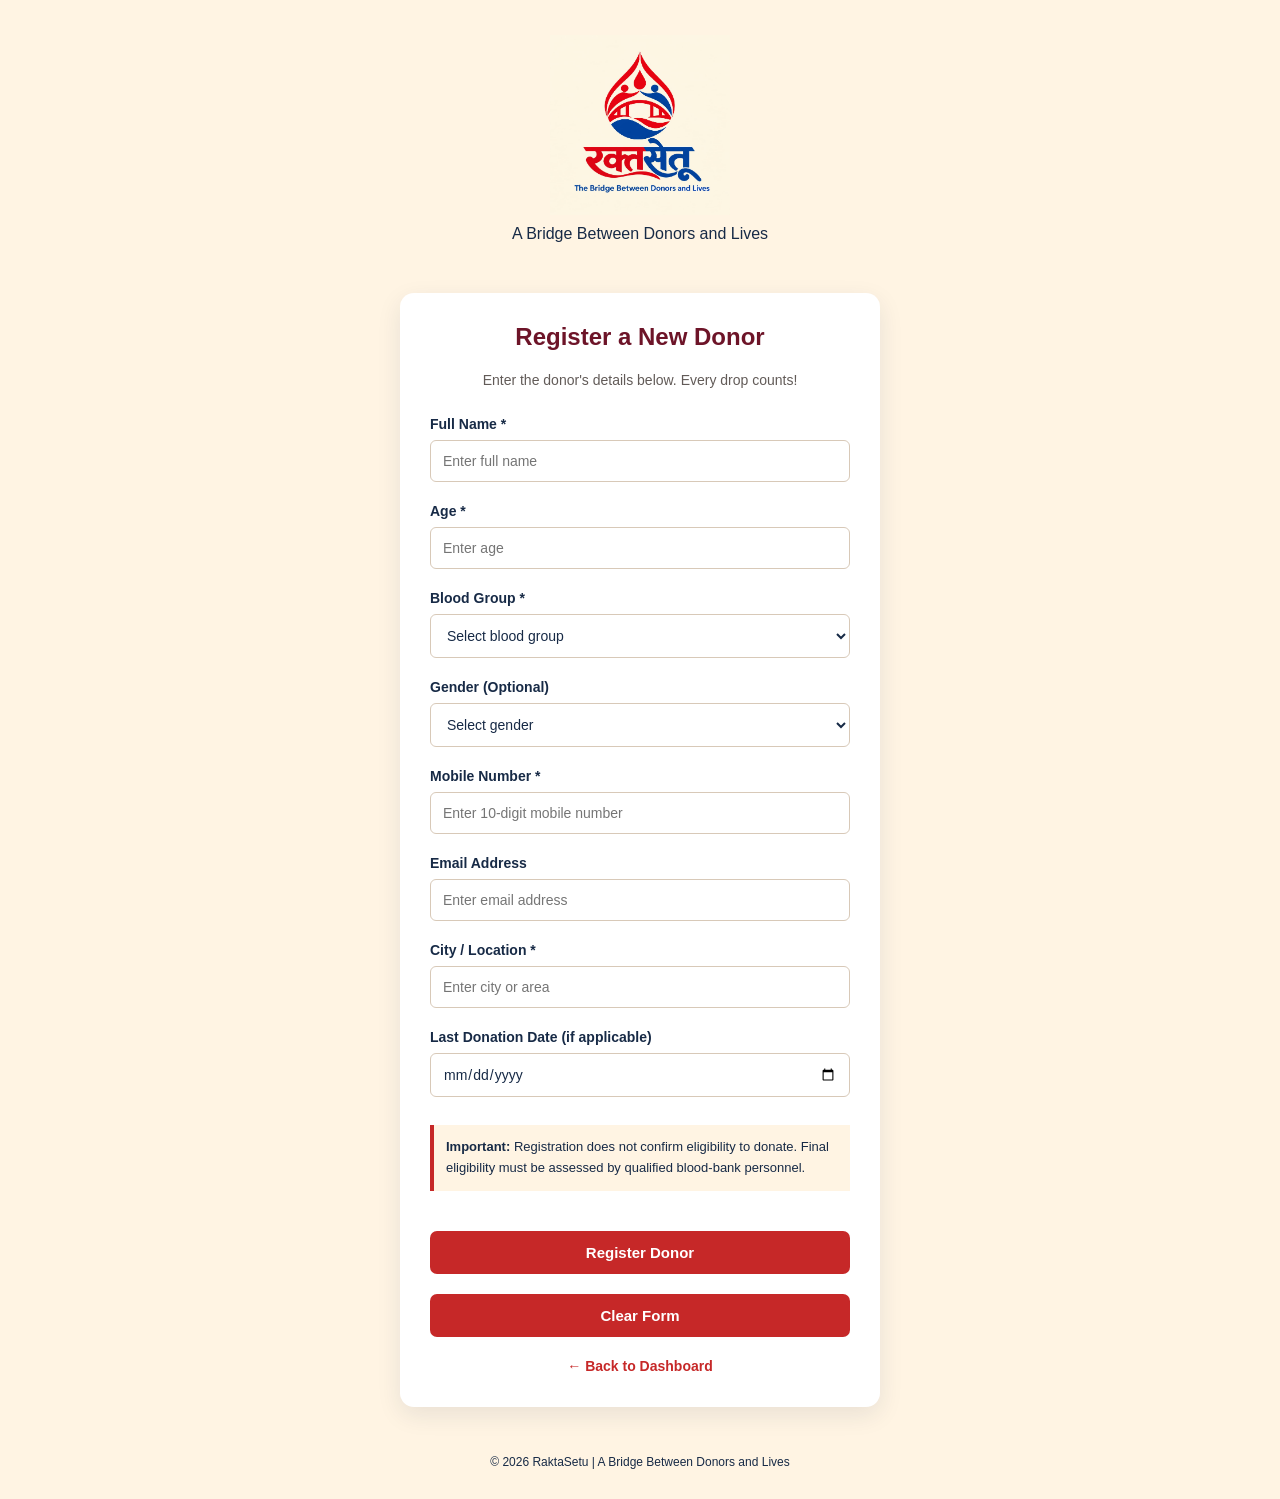
<file: frontend/registerdonor.html>
<!DOCTYPE html>
<html lang="en">
<head>
    <meta charset="UTF-8">
    <meta name="viewport" content="width=device-width, initial-scale=1.0">
    <title>Register Donor | RaktSetu</title>
    <link rel="stylesheet" href="style.css">

    <style>
        /* RaktaSetu Logo */
        .brand-logo {
            display: flex;
            justify-content: center;
            align-items: center;
            padding: 10px;
        }

        .brand-logo img {
            width: 180px;
            max-width: 80%;
            height: auto;
            object-fit: contain;
            display: block;
        }
    </style>
</head>

<body>

    <header class="brand">
        <div class="brand-logo">
            <img src="raktsetu-logo.jpeg"
                 alt="RaktaSetu - The Bridge Between Donors and Lives">
        </div>
        <h3>A Bridge Between Donors and Lives</h3>
    </header>

    <main class="form-card">

        <h2>Register a New Donor</h2>

        <p class="description">
            Enter the donor's details below.
            Every drop counts!
        </p>

        <form id="donorForm">

            <label for="fullName">Full Name *</label>
            <input
                type="text"
                id="fullName"
                name="fullName"
                placeholder="Enter full name"
                required
            >

            <label for="age">Age *</label>
            <input
                type="number"
                id="age"
                name="age"
                min="18"
                max="100"
                placeholder="Enter age"
                required
            >

            <label for="bloodGroup">Blood Group *</label>
            <select id="bloodGroup" name="bloodGroup" required>
                <option value="">Select blood group</option>
                <option value="A+">A+</option>
                <option value="A-">A-</option>
                <option value="B+">B+</option>
                <option value="B-">B-</option>
                <option value="AB+">AB+</option>
                <option value="AB-">AB-</option>
                <option value="O+">O+</option>
                <option value="O-">O-</option>
            </select>

            <label for="gender">Gender (Optional)</label>
            <select id="gender" name="gender">
                <option value="">Select gender</option>
                <option value="Female">Female</option>
                <option value="Male">Male</option>
                <option value="Other">Other</option>
                <option value="Prefer not to say">Prefer not to say</option>
            </select>

            <label for="mobile">Mobile Number *</label>
            <input
                type="tel"
                id="mobile"
                name="mobile"
                placeholder="Enter 10-digit mobile number"
                pattern="[0-9]{10}"
                maxlength="10"
                title="Enter a valid 10-digit mobile number"
                required
            >

            <label for="email">Email Address</label>
            <input
                type="email"
                id="email"
                name="email"
                placeholder="Enter email address"
            >

            <label for="city">City / Location *</label>
            <input
                type="text"
                id="city"
                name="city"
                placeholder="Enter city or area"
                required
            >

            <label for="lastDonation">
                Last Donation Date (if applicable)
            </label>
            <input
                type="date"
                id="lastDonation"
                name="lastDonation"
            >

            <p class="eligibility-note">
                <strong>Important:</strong>
                Registration does not confirm eligibility to donate.
                Final eligibility must be assessed by qualified
                blood-bank personnel.
            </p>

            <p id="successMessage"
               class="message"
               role="status"
               aria-live="polite"></p>

            <button type="submit" class="btn btn-primary">
                Register Donor
            </button>

            <button type="reset" class="btn">
                Clear Form
            </button>

        </form>

        <p class="back-link">
            <a href="dashboard.html">← Back to Dashboard</a>
        </p>

    </main>

    <footer>
        <p>© 2026 RaktaSetu | A Bridge Between Donors and Lives</p>
    </footer>

    <script>
        const donorForm = document.getElementById("donorForm");
        const lastDonation = document.getElementById("lastDonation");
        const successMessage = document.getElementById("successMessage");

        // Prevent selecting a future donation date
        const today = new Date();

        const localToday = [
            today.getFullYear(),
            String(today.getMonth() + 1).padStart(2, "0"),
            String(today.getDate()).padStart(2, "0")
        ].join("-");

        lastDonation.max = localToday;

        // Register donor form
        donorForm.addEventListener("submit", function(event) {
            event.preventDefault();

            const age = Number(
                document.getElementById("age").value
            );

            if (age < 18 || age > 100 || !Number.isFinite(age)) {
                alert("Please enter a valid age.");
                return;
            }

            if (
                lastDonation.value &&
                lastDonation.value > localToday
            ) {
                alert("Last donation date cannot be in the future.");
                lastDonation.focus();
                return;
            }

            successMessage.textContent =
                "Donor details validated successfully! Database integration is required to save this record permanently.";

            successMessage.style.color = "#276738";
        });

        // Clear the success message when the form is reset
        donorForm.addEventListener("reset", function() {
            successMessage.textContent = "";
        });
    </script>

</body>
</html>
</file>
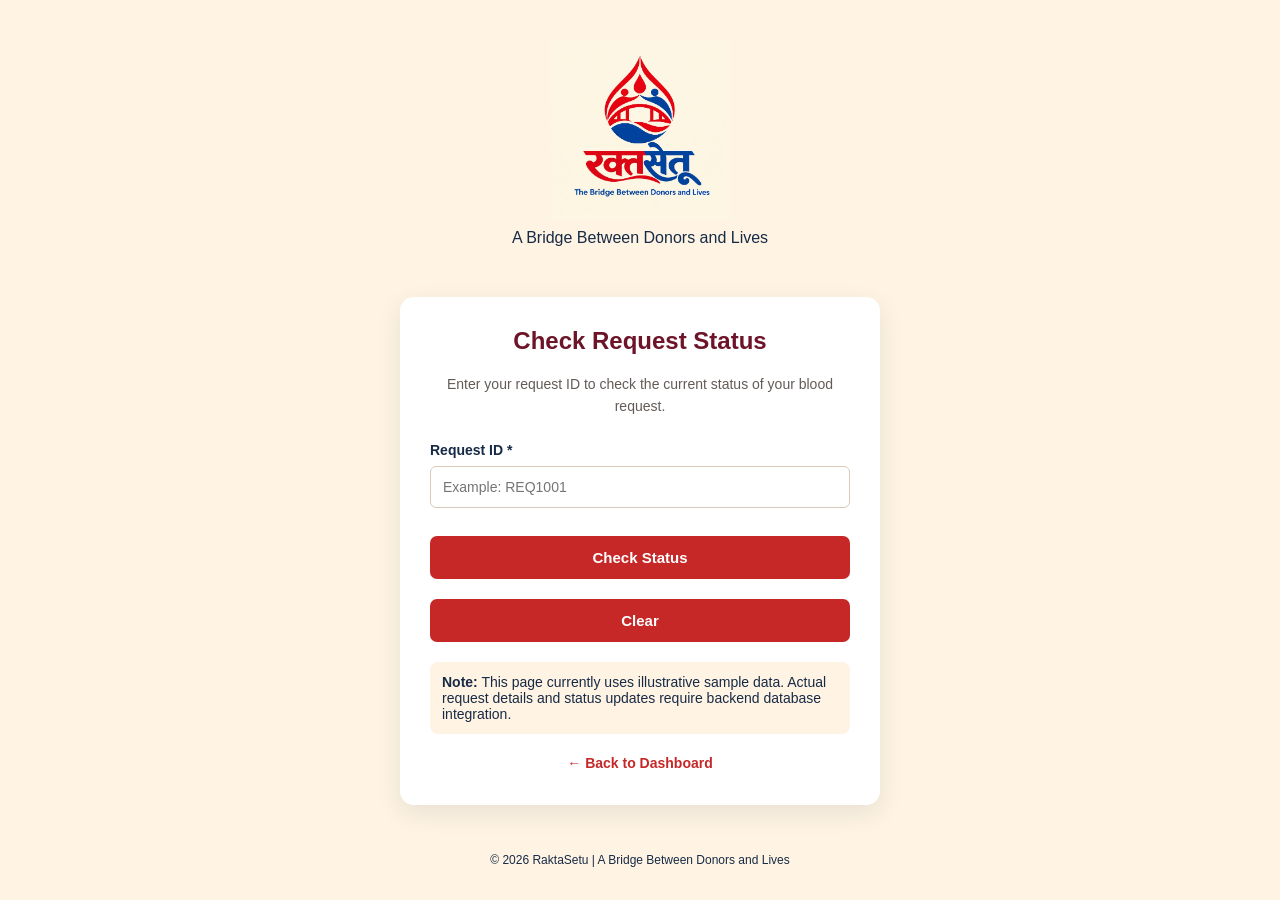
<file: frontend/requeststatus.html>
<!DOCTYPE html>
<html lang="en">
<head>
    <meta charset="UTF-8">
    <meta name="viewport" content="width=device-width, initial-scale=1.0">
    <title>Request Status | RaktSetu</title>
    <link rel="stylesheet" href="style.css">

    <style>
        .status-card {
            background: #FFF4E3;
            padding: 20px;
            margin-top: 25px;
            border-radius: 10px;
            text-align: left;
        }

        .status-card h3 {
            color: #6D1428;
            text-align: center;
        }

        .details-table {
            width: 100%;
            border-collapse: collapse;
            background: white;
        }

        .details-table th,
        .details-table td {
            padding: 12px;
            border: 1px solid #eadbd7;
            text-align: left;
            overflow-wrap: anywhere;
        }

        .details-table th {
            width: 45%;
            background: #6D1428;
            color: white;
        }

        .status-badge {
            display: inline-block;
            padding: 6px 12px;
            border-radius: 20px;
            background: #fff0c2;
            color: #805900;
            font-weight: bold;
        }

        .status-message {
            margin-top: 18px;
            text-align: center;
        }

        .status-note {
            margin-top: 20px;
            font-size: 14px;
            background: #FFF4E3;
            padding: 12px;
            border-radius: 8px;
        }
    
        /* RaktaSetu Logo */
        .brand-logo {
            display: flex;
            justify-content: center;
            align-items: center;
            padding: 10px;
        }

        .brand-logo img {
            width: 180px;
            max-width: 80%;
            height: auto;
            object-fit: contain;
            display: block;
        }
    </style>
</head>

<body>

    <header class="brand">
        <div class="brand-logo">
            <img src="raktsetu-logo.jpeg"
                 alt="RaktSetu - The Bridge Between Donors and Lives">
        </div>
        <h3>A Bridge Between Donors and Lives</h3>
    </header>


    <main class="form-card">

        <h2>Check Request Status</h2>

        <p class="description">
            Enter your request ID to check the current status
            of your blood request.
        </p>

        <form id="statusForm">

            <label for="requestId">Request ID *</label>
            <input
                type="text"
                id="requestId"
                name="requestId"
                placeholder="Example: REQ1001"
                required
            >

            <button type="submit" class="btn btn-primary">
                Check Status
            </button>

            <button type="reset" class="btn">
                Clear
            </button>

        </form>

        <p id="statusMessage" class="status-message" role="status"></p>

        <section id="requestDetails" class="status-card" hidden>

            <h3>Request Details</h3>

            <table class="details-table">
                <tbody>
                    <tr>
                        <th>Request ID</th>
                        <td id="detailId"></td>
                    </tr>
                    <tr>
                        <th>Patient Name</th>
                        <td id="detailPatient"></td>
                    </tr>
                    <tr>
                        <th>Blood Group</th>
                        <td id="detailGroup"></td>
                    </tr>
                    <tr>
                        <th>Units Requested</th>
                        <td id="detailUnits"></td>
                    </tr>
                    <tr>
                        <th>Hospital</th>
                        <td id="detailHospital"></td>
                    </tr>
                    <tr>
                        <th>Urgency</th>
                        <td id="detailUrgency"></td>
                    </tr>
                    <tr>
                        <th>Request Status</th>
                        <td>
                            <span id="detailStatus" class="status-badge"></span>
                        </td>
                    </tr>
                </tbody>
            </table>

        </section>

        <p class="status-note">
            <strong>Note:</strong> This page currently uses illustrative
            sample data. Actual request details and status updates require
            backend database integration.
        </p>

        <p class="back-link">
            <a href="dashboard.html">← Back to Dashboard</a>
        </p>

    </main>

    <footer>
        <p>© 2026 RaktaSetu | A Bridge Between Donors and Lives</p>
    </footer>

    <script>
        // Sample records for frontend demonstration only
        const requests = {
            "REQ1001": {
                patient: "Sample Patient",
                bloodGroup: "O+",
                units: 2,
                hospital: "Sample Hospital, Thane",
                urgency: "Emergency",
                status: "Pending"
            },
            "REQ1002": {
                patient: "Demo Patient",
                bloodGroup: "A+",
                units: 1,
                hospital: "Demo Hospital, Mumbai",
                urgency: "Normal",
                status: "Approved"
            },
            "REQ1003": {
                patient: "Test Patient",
                bloodGroup: "B+",
                units: 3,
                hospital: "Test Hospital, Navi Mumbai",
                urgency: "Urgent",
                status: "Fulfilled"
            },
            "REQ1004": {
                patient: "Example Patient",
                bloodGroup: "AB+",
                units: 1,
                hospital: "Example Hospital, Thane",
                urgency: "Normal",
                status: "Rejected"
            }
        };

        const statusForm = document.getElementById("statusForm");
        const requestIdInput = document.getElementById("requestId");
        const statusMessage = document.getElementById("statusMessage");
        const requestDetails = document.getElementById("requestDetails");

        statusForm.addEventListener("submit", function(event) {
            event.preventDefault();

            const requestId = requestIdInput.value.trim().toUpperCase();
            const request = requests[requestId];

            requestDetails.hidden = true;

            if (!request) {
                statusMessage.textContent =
                    "No sample request found with this ID. Please check the ID or use REQ1001, REQ1002, REQ1003, or REQ1004 to test the page.";
                statusMessage.style.color = "#C62828";
                return;
            }

            document.getElementById("detailId").textContent = requestId;
            document.getElementById("detailPatient").textContent = request.patient;
            document.getElementById("detailGroup").textContent = request.bloodGroup;
            document.getElementById("detailUnits").textContent = request.units;
            document.getElementById("detailHospital").textContent = request.hospital;
            document.getElementById("detailUrgency").textContent = request.urgency;
            document.getElementById("detailStatus").textContent = request.status;

            statusMessage.textContent =
                "Sample request record found.";
            statusMessage.style.color = "#276738";

            requestDetails.hidden = false;
        });

        statusForm.addEventListener("reset", function() {
            statusMessage.textContent = "";
            requestDetails.hidden = true;
        });
    </script>

</body>
</html>
</file>
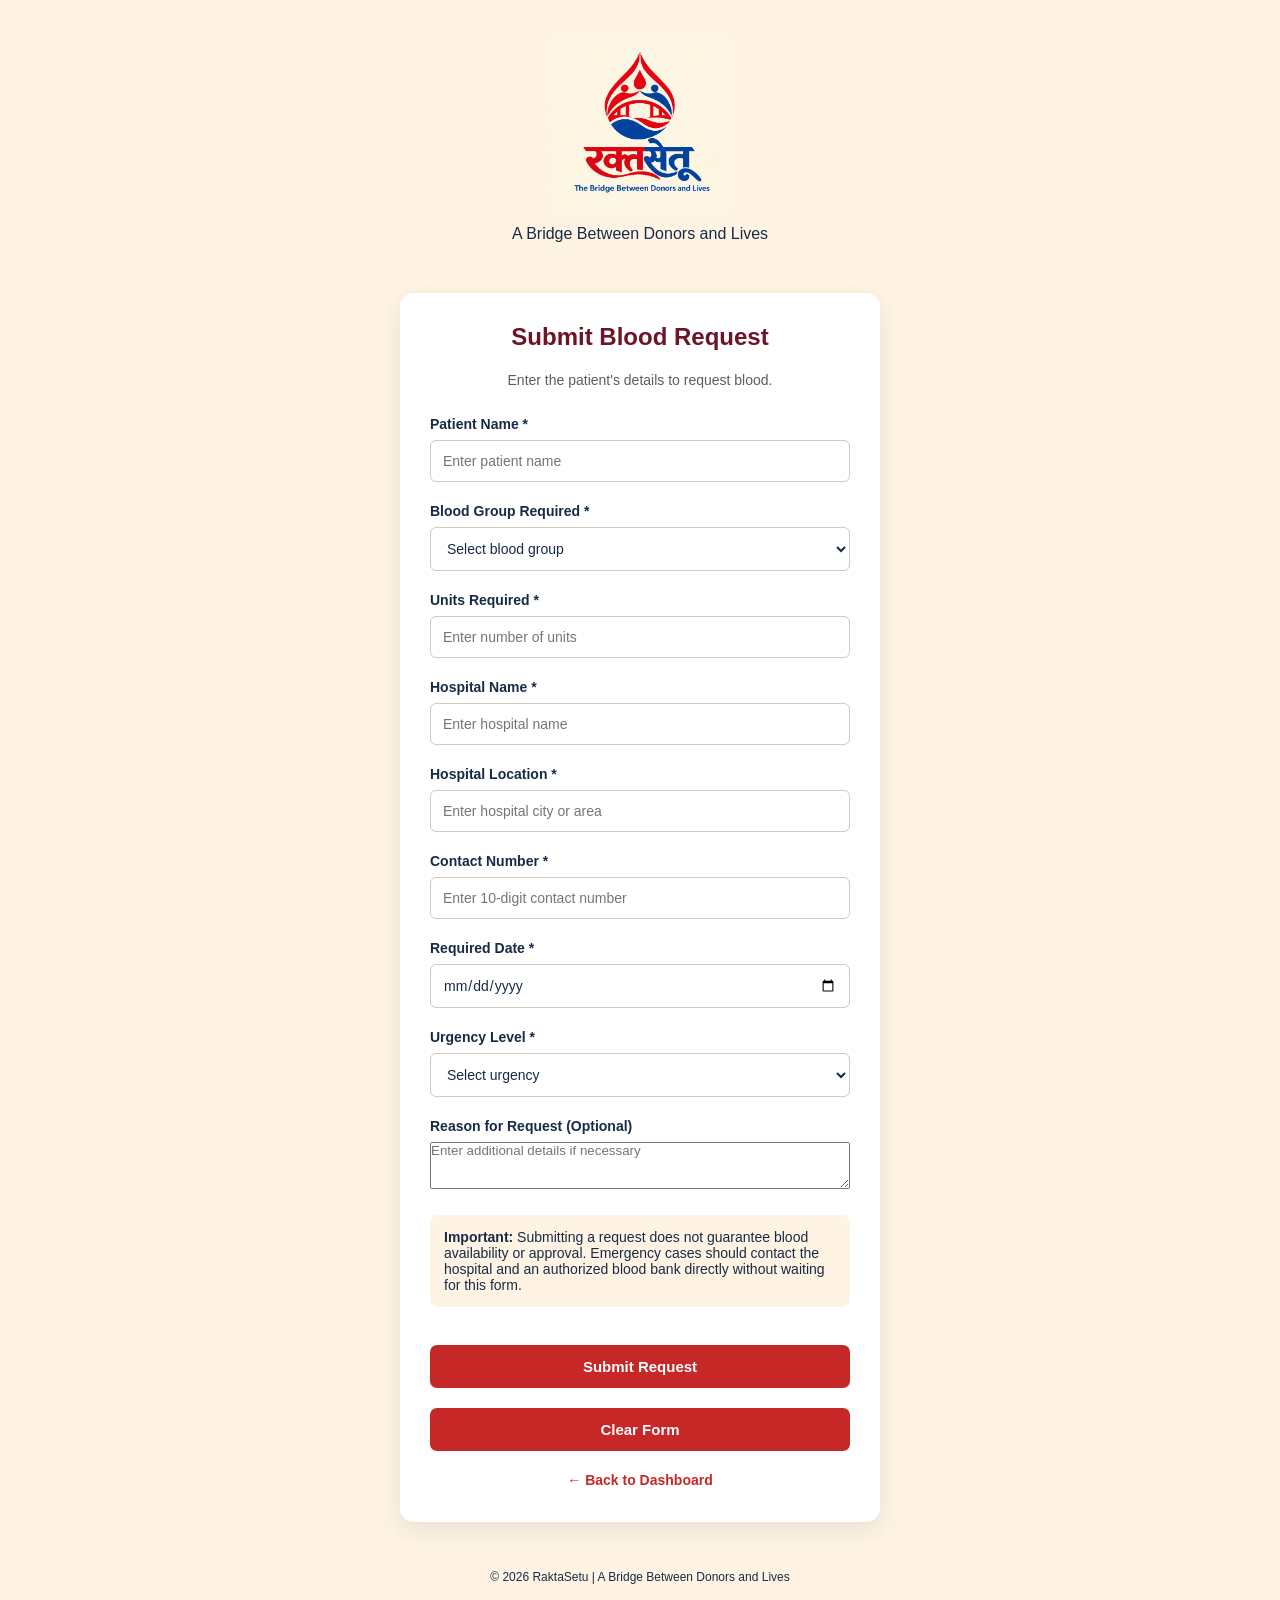
<file: backend/target/classes/static/bloodrequest.html>
<!DOCTYPE html>
<html lang="en">
<head>
    <meta charset="UTF-8">
    <meta name="viewport" content="width=device-width, initial-scale=1.0">
    <title>Blood Request | RaktSetu</title>
    <link rel="stylesheet" href="style.css">

    <style>
        .request-note {
            background: #FFF4E3;
            padding: 14px;
            border-radius: 8px;
            margin: 18px 0;
            font-size: 14px;
        }

        .request-message {
            margin-top: 18px;
            padding: 12px;
            border-radius: 6px;
            overflow-wrap: anywhere;
        }

        .request-id {
            color: #6D1428;
            font-weight: bold;
        }
    
        /* RaktaSetu Logo */
        .brand-logo {
            display: flex;
            justify-content: center;
            align-items: center;
            padding: 10px;
        }

        .brand-logo img {
            width: 180px;
            max-width: 80%;
            height: auto;
            object-fit: contain;
            display: block;
        }
    </style>
</head>

<body>

    <header class="brand">
        <div class="brand-logo">
            <img src="raktsetu-logo.jpeg"
                 alt="RaktSetu - The Bridge Between Donors and Lives">
        </div>
        <h3>A Bridge Between Donors and Lives</h3>
    </header>


    <main class="form-card">

        <h2>Submit Blood Request</h2>

        <p class="description">
            Enter the patient's details to request blood.
        </p>

        <form id="requestForm">

            <label for="patientName">Patient Name *</label>
            <input
                type="text"
                id="patientName"
                name="patientName"
                placeholder="Enter patient name"
                required
            >

            <label for="bloodGroup">Blood Group Required *</label>
            <select id="bloodGroup" name="bloodGroup" required>
                <option value="">Select blood group</option>
                <option value="A+">A+</option>
                <option value="A-">A-</option>
                <option value="B+">B+</option>
                <option value="B-">B-</option>
                <option value="AB+">AB+</option>
                <option value="AB-">AB-</option>
                <option value="O+">O+</option>
                <option value="O-">O-</option>
            </select>

            <label for="units">Units Required *</label>
            <input
                type="number"
                id="units"
                name="units"
                min="1"
                step="1"
                placeholder="Enter number of units"
                required
            >

            <label for="hospitalName">Hospital Name *</label>
            <input
                type="text"
                id="hospitalName"
                name="hospitalName"
                placeholder="Enter hospital name"
                required
            >

            <label for="hospitalLocation">Hospital Location *</label>
            <input
                type="text"
                id="hospitalLocation"
                name="hospitalLocation"
                placeholder="Enter hospital city or area"
                required
            >

            <label for="contact">Contact Number *</label>
            <input
                type="tel"
                id="contact"
                name="contact"
                placeholder="Enter 10-digit contact number"
                pattern="[0-9]{10}"
                maxlength="10"
                title="Enter a valid 10-digit phone number"
                required
            >

            <label for="requiredDate">Required Date *</label>
            <input
                type="date"
                id="requiredDate"
                name="requiredDate"
                required
            >

            <label for="urgency">Urgency Level *</label>
            <select id="urgency" name="urgency" required>
                <option value="">Select urgency</option>
                <option value="Normal">Normal</option>
                <option value="Urgent">Urgent</option>
                <option value="Emergency">Emergency</option>
            </select>

            <label for="reason">Reason for Request (Optional)</label>
            <textarea
                id="reason"
                name="reason"
                rows="3"
                placeholder="Enter additional details if necessary"
            ></textarea>

            <p class="request-note">
                <strong>Important:</strong> Submitting a request does not
                guarantee blood availability or approval. Emergency cases
                should contact the hospital and an authorized blood bank
                directly without waiting for this form.
            </p>

            <button type="submit" class="btn btn-primary">
                Submit Request
            </button>

            <button type="reset" class="btn">
                Clear Form
            </button>

        </form>

        <div
            id="requestMessage"
            class="request-message"
            role="status"
            aria-live="polite"
            hidden
        ></div>

        <p class="back-link">
            <a href="dashboard.html">← Back to Dashboard</a>
        </p>

    </main>

    <footer>
        <p>© 2026 RaktaSetu | A Bridge Between Donors and Lives</p>
    </footer>

    <script>
        const requestForm = document.getElementById("requestForm");
        const requestMessage = document.getElementById("requestMessage");
        const requiredDate = document.getElementById("requiredDate");

        // Set today's date as the earliest required date
        const now = new Date();

        const today = [
            now.getFullYear(),
            String(now.getMonth() + 1).padStart(2, "0"),
            String(now.getDate()).padStart(2, "0")
        ].join("-");

        requiredDate.min = today;

        // Read selected blood group and location from Find Blood page
        const params = new URLSearchParams(window.location.search);
        const selectedGroup = params.get("bloodGroup");
        const selectedCity = params.get("city");

        if (selectedGroup) {
            const bloodGroupInput = document.getElementById("bloodGroup");

            if ([...bloodGroupInput.options].some(
                option => option.value === selectedGroup
            )) {
                bloodGroupInput.value = selectedGroup;
            }
        }

        if (selectedCity) {
            document.getElementById("hospitalLocation").value = selectedCity;
        }

        requestForm.addEventListener("submit", async function(event) {
            event.preventDefault();

            const units = Number(document.getElementById("units").value);
            const date = requiredDate.value;

            if (!Number.isInteger(units) || units < 1) {
                alert("Please enter a valid whole number of units.");
                return;
            }

            if (!date || date < today) {
                alert("Please select today or a future date.");
                requiredDate.focus();
                return;
            }

            // Generate demo Request ID instantly
            const requestId = "REQ" + Date.now().toString().slice(-8);

            const hospitalName = document.getElementById("hospitalName").value;
            const hospitalLocation = document.getElementById("hospitalLocation").value;
            const fullHospitalStr = hospitalName + ", " + hospitalLocation;

            // Map fields for your Spring Boot backend & Local Storage
            const requestData = {
                patientName: document.getElementById("patientName").value,
                bloodGroup: document.getElementById("bloodGroup").value,
                units: units,
                hospitalName: hospitalName,
                hospitalLocation: hospitalLocation,
                contactNumber: document.getElementById("contact").value,
                requiredDate: date,
                urgency: document.getElementById("urgency").value,
                reason: document.getElementById("reason").value
            };

            // Save to localStorage so requeststatus.html displays the exact hospital entered!
            const requestRecord = {
                patient: requestData.patientName,
                bloodGroup: requestData.bloodGroup,
                units: requestData.units,
                hospital: fullHospitalStr,
                urgency: requestData.urgency,
                status: "Pending (In Processing)"
            };
            localStorage.setItem(requestId, JSON.stringify(requestRecord));

            // 1. Reset the form inputs FIRST so they clear out
            requestForm.reset();

            // 2. Build and show the success message AFTER resetting
            requestMessage.hidden = false;
            requestMessage.style.display = "block";
            requestMessage.style.background = "#FFF4E3";
            requestMessage.style.color = "#6D1428";

            requestMessage.replaceChildren();

            const heading = document.createElement("h3");
            heading.textContent = "Request Form Submitted!";

            const idText = document.createElement("p");
            idText.textContent = "Demo Request ID: ";

            const idValue = document.createElement("span");
            idValue.className = "request-id";
            idValue.textContent = requestId;
            idText.appendChild(idValue);

            const statusText = document.createElement("p");
            statusText.textContent = "Status: Successfully sent to backend & saved.";

            const instruction = document.createElement("p");
            instruction.textContent = "Keep this ID for demonstration. Request logged successfully.";

            requestMessage.append(
                heading,
                idText,
                statusText,
                instruction
            );

            // Send data to your Spring Boot backend on Render in the background
            try {
                await fetch("https://raktsetu-vryn.onrender.com/api/requests", {
                    method: "POST",
                    headers: {
                        "Content-Type": "application/json"
                    },
                    body: JSON.stringify(requestData)
                });
            } catch (error) {
                console.error("Background Connection Error:", error);
            }
        });
    </script>

</body>
</html>
</file>
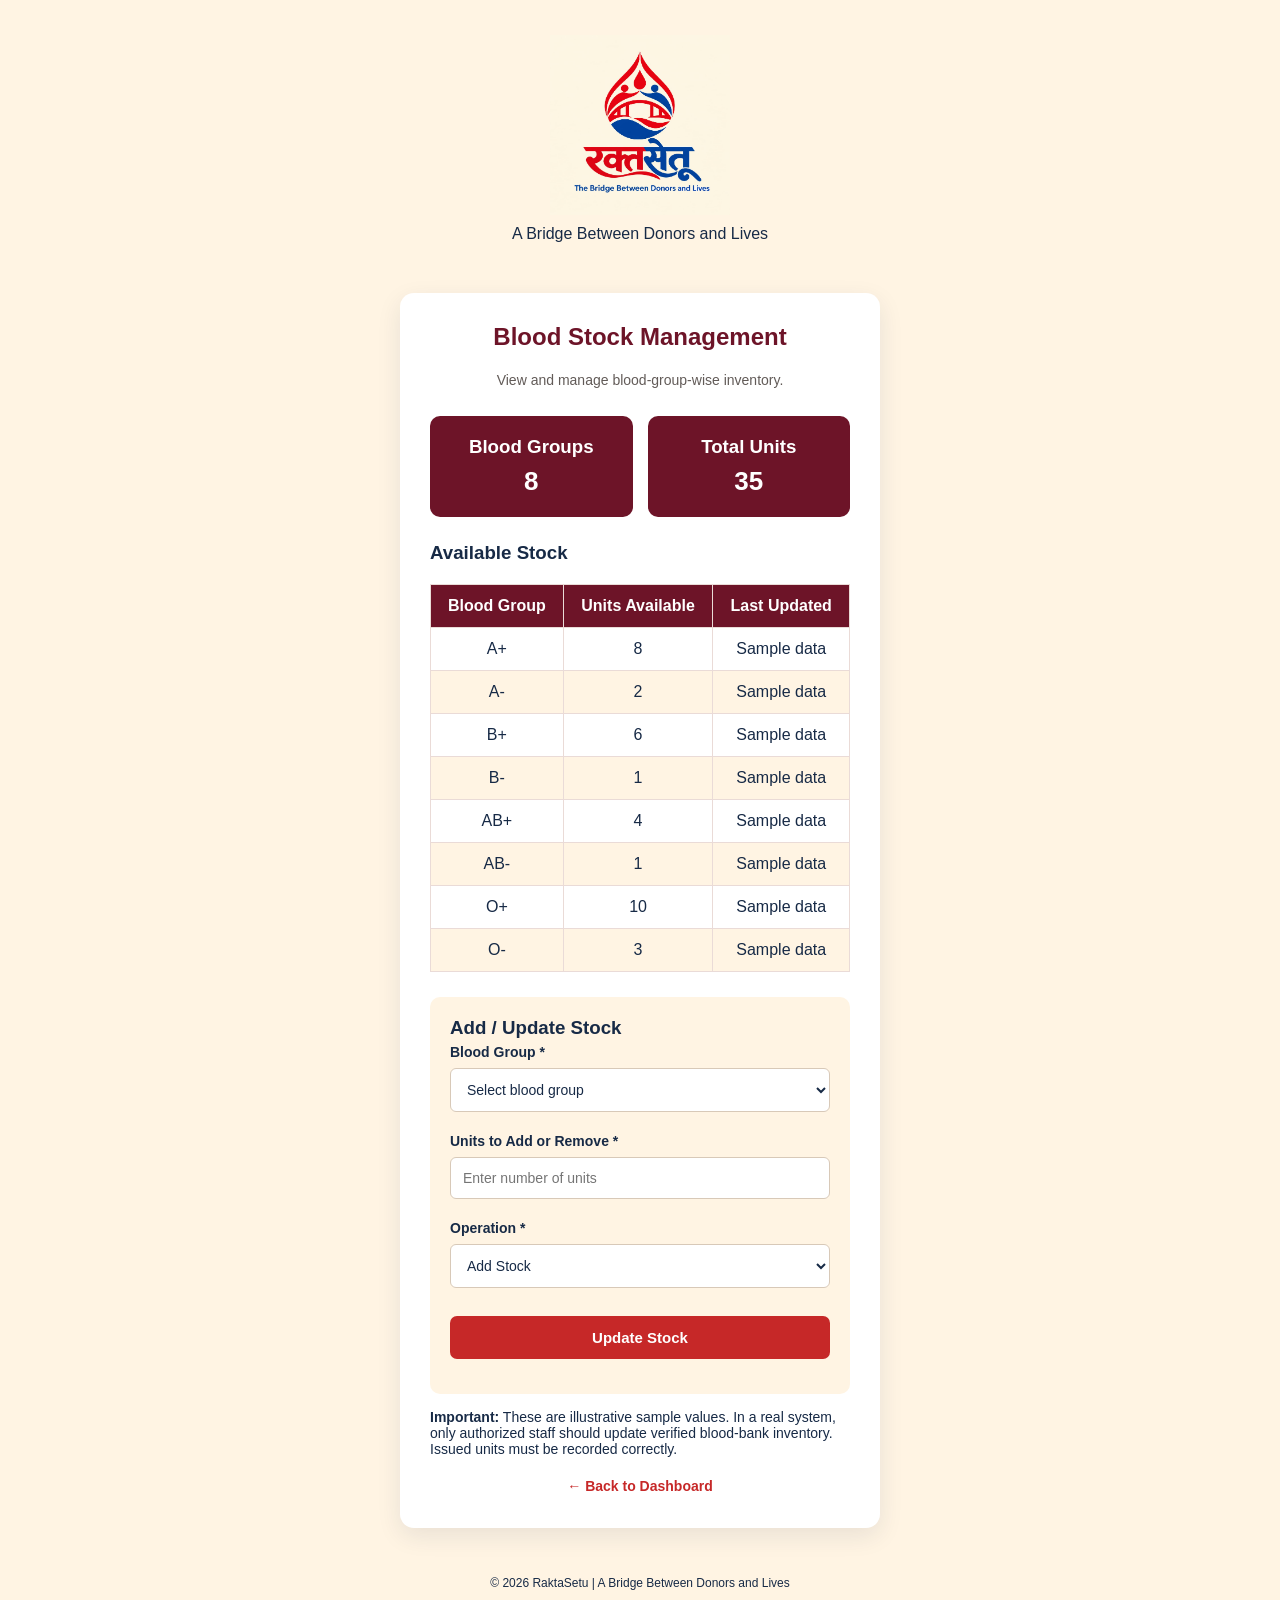
<file: backend/target/classes/static/bloodstock.html>
<!DOCTYPE html>
<html lang="en">
<head>
    <meta charset="UTF-8">
    <meta name="viewport" content="width=device-width, initial-scale=1.0">
    <title>Blood Stock | RaktSetu</title>
    <link rel="stylesheet" href="style.css">

    <style>
        .stock-summary {
            display: grid;
            grid-template-columns: repeat(auto-fit, minmax(140px, 1fr));
            gap: 15px;
            margin: 25px 0;
        }

        .summary-card {
            background: #6D1428;
            color: white;
            padding: 20px;
            border-radius: 10px;
            text-align: center;
        }

        .summary-card h3 {
            margin: 0 0 8px;
        }

        .summary-card p {
            font-size: 26px;
            font-weight: bold;
            margin: 0;
        }

        .table-container {
            width: 100%;
            overflow-x: auto;
            margin: 20px 0;
        }

        .stock-table {
            width: 100%;
            border-collapse: collapse;
            background: white;
        }

        .stock-table th,
        .stock-table td {
            padding: 12px;
            border: 1px solid #eadbd7;
            text-align: center;
        }

        .stock-table th {
            background: #6D1428;
            color: white;
        }

        .stock-table tr:nth-child(even) {
            background: #FFF4E3;
        }

        .stock-form {
            margin-top: 25px;
            padding: 20px;
            background: #FFF4E3;
            border-radius: 10px;
        }

        .stock-form h3 {
            margin-top: 0;
        }

        .stock-note {
            font-size: 14px;
            margin: 15px 0;
        }

        .status-message {
            margin-top: 15px;
            font-weight: bold;
        }
    
        /* RaktaSetu Logo */
        .brand-logo {
            display: flex;
            justify-content: center;
            align-items: center;
            padding: 10px;
        }

        .brand-logo img {
            width: 180px;
            max-width: 80%;
            height: auto;
            object-fit: contain;
            display: block;
        }
    </style>
</head>

<body>

    <header class="brand">
        <div class="brand-logo">
            <img src="raktsetu-logo.jpeg"
                 alt="RaktSetu - The Bridge Between Donors and Lives">
        </div>
        <h3>A Bridge Between Donors and Lives</h3>
    </header>


    <main class="form-card">

        <h2>Blood Stock Management</h2>

        <p class="description">
            View and manage blood-group-wise inventory.
        </p>

        <section class="stock-summary">
            <div class="summary-card">
                <h3>Blood Groups</h3>
                <p id="groupCount">8</p>
            </div>

            <div class="summary-card">
                <h3>Total Units</h3>
                <p id="totalUnits">35</p>
            </div>
        </section>

        <h3>Available Stock</h3>

        <div class="table-container">
            <table class="stock-table">
                <thead>
                    <tr>
                        <th>Blood Group</th>
                        <th>Units Available</th>
                        <th>Last Updated</th>
                    </tr>
                </thead>
                <tbody id="stockTableBody"></tbody>
            </table>
        </div>

        <section class="stock-form">
            <h3>Add / Update Stock</h3>

            <form id="stockForm">

                <label for="bloodGroup">Blood Group *</label>
                <select id="bloodGroup" required>
                    <option value="">Select blood group</option>
                    <option value="A+">A+</option>
                    <option value="A-">A-</option>
                    <option value="B+">B+</option>
                    <option value="B-">B-</option>
                    <option value="AB+">AB+</option>
                    <option value="AB-">AB-</option>
                    <option value="O+">O+</option>
                    <option value="O-">O-</option>
                </select>

                <label for="units">Units to Add or Remove *</label>
                <input
                    type="number"
                    id="units"
                    min="1"
                    step="1"
                    placeholder="Enter number of units"
                    required
                >

                <label for="operation">Operation *</label>
                <select id="operation" required>
                    <option value="add">Add Stock</option>
                    <option value="remove">Issue / Remove Stock</option>
                </select>

                <button type="submit" class="btn btn-primary">
                    Update Stock
                </button>

            </form>

            <p id="statusMessage" class="status-message" role="status"></p>
        </section>

        <p class="stock-note">
            <strong>Important:</strong> These are illustrative sample values.
            In a real system, only authorized staff should update verified
            blood-bank inventory. Issued units must be recorded correctly.
        </p>

        <p class="back-link">
            <a href="dashboard.html">← Back to Dashboard</a>
        </p>

    </main>

    <footer>
        <p>© 2026 RaktaSetu | A Bridge Between Donors and Lives</p>
    </footer>

    <script>
        // Load stock from localStorage if available, otherwise use default sample data
        let stock = JSON.parse(localStorage.getItem('raktsetu_stock')) || {
            "A+": 8,
            "A-": 2,
            "B+": 6,
            "B-": 1,
            "AB+": 4,
            "AB-": 1,
            "O+": 10,
            "O-": 3
        };

        // Load lastUpdated dates from localStorage if available
        let lastUpdated = JSON.parse(localStorage.getItem('raktsetu_lastUpdated')) || {};

        const stockForm = document.getElementById("stockForm");
        const stockTableBody = document.getElementById("stockTableBody");
        const totalUnitsElement = document.getElementById("totalUnits");
        const statusMessage = document.getElementById("statusMessage");

        function getToday() {
            const now = new Date();
            return [
                now.getFullYear(),
                String(now.getMonth() + 1).padStart(2, "0"),
                String(now.getDate()).padStart(2, "0")
            ].join("-");
        }

        function renderStock() {
            stockTableBody.replaceChildren();

            let total = 0;

            Object.keys(stock).forEach(function(group) {
                total += stock[group];

                const row = document.createElement("tr");

                const groupCell = document.createElement("td");
                groupCell.textContent = group;

                const unitsCell = document.createElement("td");
                unitsCell.textContent = stock[group];

                const dateCell = document.createElement("td");
                // If there's a stored date, show it; otherwise fallback to "Sample data"
                dateCell.textContent = lastUpdated[group] || "Sample data";

                row.appendChild(groupCell);
                row.appendChild(unitsCell);
                row.appendChild(dateCell);

                stockTableBody.appendChild(row);
            });

            totalUnitsElement.textContent = total;
        }

        stockForm.addEventListener("submit", function(event) {
            event.preventDefault();

            const group = document.getElementById("bloodGroup").value;
            const units = Number(document.getElementById("units").value);
            const operation = document.getElementById("operation").value;

            if (!group || !Number.isInteger(units) || units < 1) {
                statusMessage.textContent =
                    "Please select a blood group and enter a whole number greater than zero.";
                statusMessage.style.color = "#C62828";
                return;
            }

            if (operation === "remove" && units > stock[group]) {
                statusMessage.textContent =
                    "Cannot remove more units than are currently available.";
                statusMessage.style.color = "#C62828";
                return;
            }

            if (operation === "add") {
                stock[group] += units;
            } else {
                stock[group] -= units;
            }

            lastUpdated[group] = getToday();

            // Save updated data to browser's localStorage
            localStorage.setItem('raktsetu_stock', JSON.stringify(stock));
            localStorage.setItem('raktsetu_lastUpdated', JSON.stringify(lastUpdated));

            renderStock();

            statusMessage.textContent =
                "Stock updated successfully and saved to local storage.";
            statusMessage.style.color = "#276738";

            stockForm.reset();
        });

        renderStock();
    </script>

</body>
</html>
</file>
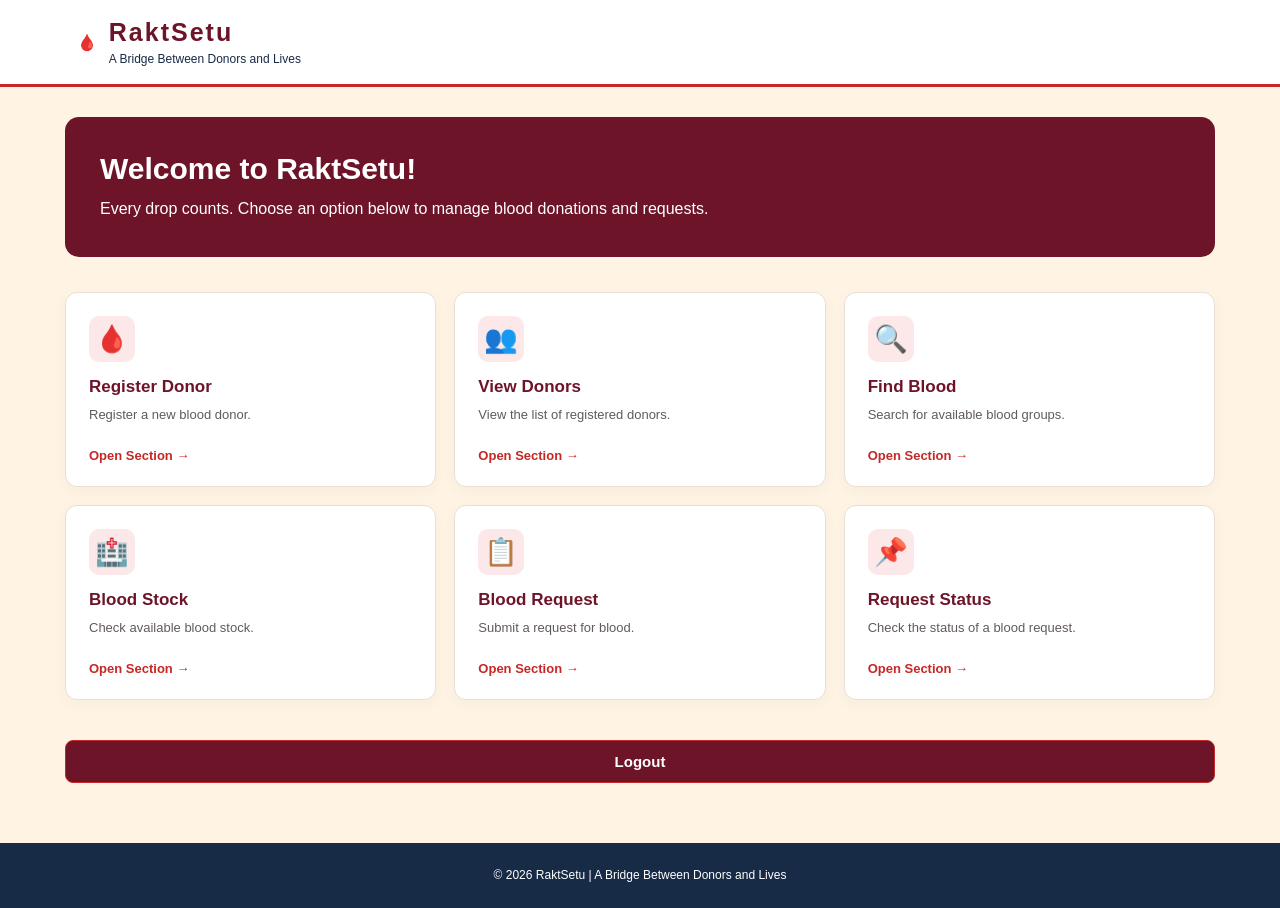
<file: backend/target/classes/static/dashboard.html>
<!DOCTYPE html>
<html lang="en">
<head>
    <meta charset="UTF-8">
    <meta name="viewport" content="width=device-width, initial-scale=1.0">
    <title>RaktSetu | Dashboard</title>
    <link rel="stylesheet" href="style.css">
</head>

<body class="dashboard-page">

    <header class="dashboard-header">
        <div class="dashboard-brand">
            <span class="brand-icon">🩸</span>
            <div>
                <h1>RaktSetu</h1>
                <p>A Bridge Between Donors and Lives</p>
            </div>
        </div>
    </header>

    <main class="dashboard-container">

        <section class="dashboard-welcome">
            <h2>Welcome to RaktSetu!</h2>
            <p>
                Every drop counts. Choose an option below to manage
                blood donations and requests.
            </p>
        </section>

        <section class="dashboard-grid">

            <!-- 1. Register Donor -->
            <a href="registerdonor.html" class="dashboard-card">
                <span class="card-icon">🩸</span>
                <h3>Register Donor</h3>
                <p>Register a new blood donor.</p>
                <span class="card-link">Open Section →</span>
            </a>

            <!-- 2. View Donors -->
            <a href="viewdonors.html" class="dashboard-card">
                <span class="card-icon">👥</span>
                <h3>View Donors</h3>
                <p>View the list of registered donors.</p>
                <span class="card-link">Open Section →</span>
            </a>

            <!-- 3. Find Blood -->
            <a href="findblood.html" class="dashboard-card">
                <span class="card-icon">🔍</span>
                <h3>Find Blood</h3>
                <p>Search for available blood groups.</p>
                <span class="card-link">Open Section →</span>
            </a>

            <!-- 4. Blood Stock -->
            <a href="bloodstock.html" class="dashboard-card">
                <span class="card-icon">🏥</span>
                <h3>Blood Stock</h3>
                <p id="stockCardText">Check available blood stock.</p>
                <span class="card-link">Open Section →</span>
            </a>

            <!-- 5. Blood Request -->
            <a href="bloodrequest.html" class="dashboard-card">
                <span class="card-icon">📋</span>
                <h3>Blood Request</h3>
                <p>Submit a request for blood.</p>
                <span class="card-link">Open Section →</span>
            </a>

            <!-- 6. Request Status -->
            <a href="requeststatus.html" class="dashboard-card">
                <span class="card-icon">📌</span>
                <h3>Request Status</h3>
                <p>Check the status of a blood request.</p>
                <span class="card-link">Open Section →</span>
            </a>

        </section>

        <!-- Logout at the bottom -->
        <div class="dashboard-logout">
            <a href="index.html" class="btn logout-btn"
               onclick="return confirm('Are you sure you want to logout?')">
                Logout
            </a>
        </div>

    </main>

    <footer class="footer">
        <p>© 2026 RaktSetu | A Bridge Between Donors and Lives</p>
    </footer>

    <script>
        // Dynamically load stock data to show total units on the dashboard card
        document.addEventListener("DOMContentLoaded", function() {
            const savedStock = JSON.parse(localStorage.getItem('raktsetu_stock'));
            const stockCardText = document.getElementById("stockCardText");

            if (savedStock) {
                let totalUnits = Object.values(savedStock).reduce((sum, units) => sum + units, 0);
                stockCardText.textContent = `Total units available: ${totalUnits}`;
            }
        });
    </script>

</body>
</html>
</file>
<file: frontend/style.css>
/* ========================================
   RAKTASETU COLOR PALETTE
======================================== */
:root {
    --red: #C62828;
    --maroon: #6D1428;
    --cream: #FFF4E3;
    --navy: #172A46;
    --white: #FFFFFF;
    --border: #D8C9B8;
    --text-muted: #625B58;
}

/* ========================================
   BASIC STYLING
======================================== */
* {
    margin: 0;
    padding: 0;
    box-sizing: border-box;
    font-family: Arial, sans-serif;
}

body {
    min-height: 100vh;
    background: var(--cream);
    color: var(--navy);
    display: flex;
    flex-direction: column;
    align-items: center;
    justify-content: center;
    padding: 25px;
}

/* ========================================
   BRAND HEADING
======================================== */
.brand {
    text-align: center;
    margin-bottom: 30px;
}

.brand h1 {
    color: var(--maroon);
    font-size: 42px;
    letter-spacing: 3px;
    margin-bottom: 10px;
}

.brand h3 {
    color: var(--navy);
    font-size: 16px;
    font-weight: normal;
}

/* ========================================
   WELCOME PAGE CARD
======================================== */
.welcome-card {
    width: 100%;
    max-width: 430px;
    background: var(--white);
    padding: 35px 30px;
    border-radius: 14px;
    text-align: center;
    box-shadow: 0 8px 25px #172A4618;
}

.blood-icon {
    font-size: 45px;
    margin-bottom: 12px;
}

.welcome-card h2 {
    color: var(--maroon);
    margin-bottom: 12px;
}

.description {
    font-size: 14px;
    line-height: 1.6;
    color: var(--text-muted);
    margin-bottom: 20px;
}

/* ========================================
   LOGIN AND CREATE ACCOUNT OPTIONS
======================================== */
.account-option {
    display: flex;
    flex-direction: column;
    gap: 12px;
    margin-top: 20px;
}

.account-option span {
    font-size: 14px;
}

/* ========================================
   BUTTONS AND BUTTON-LIKE LINKS
======================================== */
.btn {
    display: block;
    width: 100%;
    padding: 13px;
    border-radius: 7px;
    text-decoration: none;
    text-align: center;
    font-size: 15px;
    font-weight: bold;
    transition: 0.2s;
    cursor: pointer;
}

.btn-primary {
    background: var(--red);
    color: var(--white);
    border: 1px solid var(--red);
}

.btn-primary:hover {
    background: var(--maroon);
    border-color: var(--maroon);
}

.btn-secondary {
    background: var(--white);
    color: var(--navy);
    border: 1px solid var(--navy);
}

.btn-secondary:hover {
    background: var(--cream);
}

/* ========================================
   CREATE ACCOUNT FORM CARD
======================================== */
.form-card {
    width: 100%;
    max-width: 480px;
    background: var(--white);
    padding: 30px;
    border-radius: 14px;
    box-shadow: 0 8px 25px #172A4618;
    margin: 20px auto;
}

.form-card h2 {
    text-align: center;
    color: var(--maroon);
    margin-bottom: 18px;
}

.form-card .description {
    text-align: center;
    margin-bottom: 20px;
}

/* ========================================
   FORM LAYOUT
======================================== */
.form-card form {
    display: flex;
    flex-direction: column;
    gap: 8px;
}

.form-card label {
    display: block;
    width: 100%;
    text-align: left;
    margin-top: 5px;
    font-weight: bold;
    font-size: 14px;
    color: var(--navy);
}

/* Input fields and dropdowns */
.form-card input,
.form-card select {
    display: block;
    width: 100%;
    padding: 12px;
    margin: 0 0 8px;
    border: 1px solid var(--border);
    border-radius: 6px;
    background: var(--white);
    color: var(--navy);
    font-size: 14px;
}

/* Focus effect */
.form-card input:focus,
.form-card select:focus {
    outline: 2px solid var(--red);
    border-color: var(--red);
}

/* Disabled fields */
.form-card input:disabled {
    background: #EEEEEE;
    cursor: not-allowed;
}

/* ========================================
   ELIGIBILITY INFORMATION
======================================== */
.eligibility-note {
    display: block;
    width: 100%;
    background: var(--cream);
    color: var(--navy);
    border-left: 4px solid var(--red);
    padding: 12px;
    margin: 12px 0;
    font-size: 13px;
    line-height: 1.6;
    white-space: normal;
}

.message {
    display: block;
    width: 100%;
    color: var(--maroon);
    font-size: 13px;
    line-height: 1.6;
    white-space: normal;
}

/* ========================================
   FORM SUBMIT BUTTON
======================================== */
.form-card button {
    width: 100%;
    padding: 13px;
    margin-top: 12px;
    border: none;
    border-radius: 7px;
    background: var(--red);
    color: var(--white);
    font-size: 15px;
    font-weight: bold;
    cursor: pointer;
    transition: 0.2s;
}

.form-card button:hover {
    background: var(--maroon);
}

/* ========================================
   LOGIN AND BACK LINKS
======================================== */
.login-link,
.back-link {
    text-align: center;
    margin-top: 18px;
    font-size: 14px;
    line-height: 1.6;
}

.login-link a,
.back-link a {
    color: var(--red);
    font-weight: bold;
    text-decoration: none;
}

.login-link a:hover,
.back-link a:hover {
    color: var(--maroon);
    text-decoration: underline;
}

/* ========================================
   FOOTER
======================================== */
footer {
    text-align: center;
    margin-top: 25px;
    color: var(--navy);
    font-size: 12px;
    line-height: 1.8;
}

/* ========================================
   MOBILE RESPONSIVE DESIGN
======================================== */
@media (max-width: 480px) {
    body {
        padding: 15px;
    }

    .brand {
        margin-bottom: 20px;
    }

    .brand h1 {
        font-size: 34px;
    }

    .brand h3 {
        font-size: 14px;
    }

    .welcome-card {
        padding: 28px 20px;
    }

    .form-card {
        padding: 22px 18px;
    }
}



/* ========================================
   RAKTASETU DASHBOARD
======================================== */

.dashboard-page {
    display: block;
    padding: 0;
    min-height: 100vh;
}

/* Header */
.dashboard-header {
    background: var(--white);
    padding: 18px 6%;
    display: flex;
    align-items: center;
    justify-content: space-between;
    gap: 15px;
    border-bottom: 3px solid var(--red);
}

.dashboard-brand {
    display: flex;
    align-items: center;
    gap: 12px;
}

.dashboard-drop {
    font-size: 36px;
    color: var(--red);
}

.dashboard-brand h1 {
    color: var(--maroon);
    font-size: 25px;
    letter-spacing: 2px;
}

.dashboard-brand p {
    color: var(--navy);
    font-size: 12px;
    margin-top: 5px;
}

.logout-btn {
    background: var(--white);
    color: var(--red);
    border: 1px solid var(--red);
    border-radius: 7px;
    padding: 10px 18px;
    font-weight: bold;
    cursor: pointer;
}

.logout-btn:hover {
    background: var(--red);
    color: var(--white);
}

/* Main content */
.dashboard-container {
    width: 90%;
    max-width: 1150px;
    margin: 0 auto;
    padding: 30px 0;
}

.dashboard-welcome {
    background: var(--maroon);
    color: var(--white);
    padding: 35px;
    border-radius: 14px;
    margin-bottom: 35px;
}

.dashboard-welcome .eyebrow {
    font-size: 11px;
    letter-spacing: 2px;
    margin-bottom: 12px;
}

.dashboard-welcome h2 {
    font-size: 30px;
    margin-bottom: 10px;
}

.dashboard-welcome p:last-child {
    line-height: 1.6;
}

/* Section headings */
.section-heading {
    margin-bottom: 20px;
}

.section-heading h2 {
    color: var(--maroon);
    font-size: 23px;
    margin-bottom: 8px;
}

.section-heading p {
    color: var(--text-muted);
    font-size: 14px;
    line-height: 1.6;
}

/* Dashboard cards */
.dashboard-grid {
    display: grid;
    grid-template-columns: repeat(3, minmax(0, 1fr));
    gap: 18px;
    margin-bottom: 40px;
}

.dashboard-card {
    display: flex;
    flex-direction: column;
    align-items: flex-start;
    background: var(--white);
    border: 1px solid #EADFD4;
    border-radius: 12px;
    padding: 23px;
    min-height: 195px;
    text-decoration: none;
    color: var(--navy);
    box-shadow: 0 4px 14px #172A460A;
    transition: transform 0.2s, box-shadow 0.2s;
}

.dashboard-card:hover {
    transform: translateY(-4px);
    box-shadow: 0 8px 22px #172A4618;
    border-color: var(--red);
}

.card-icon {
    display: flex;
    align-items: center;
    justify-content: center;
    width: 46px;
    height: 46px;
    border-radius: 10px;
    background: #FCE8E8;
    color: var(--red);
    font-size: 27px;
    margin-bottom: 15px;
}

.dashboard-card h3 {
    color: var(--maroon);
    font-size: 17px;
    margin-bottom: 8px;
}

.dashboard-card p {
    color: var(--text-muted);
    font-size: 13px;
    line-height: 1.6;
    margin-bottom: 15px;
}

.card-link {
    color: var(--red);
    font-size: 13px;
    font-weight: bold;
    margin-top: auto;
}

/* Dashboard sections */
.dashboard-section {
    background: var(--white);
    border: 1px solid #EADFD4;
    border-radius: 12px;
    padding: 28px;
    margin-bottom: 28px;
    scroll-margin-top: 20px;
}

/* Forms */
.dashboard-form {
    display: flex;
    flex-direction: column;
    gap: 12px;
}

.dashboard-form label,
.search-form label {
    display: block;
    margin: 0 0 7px;
    color: var(--navy);
    font-size: 14px;
    font-weight: bold;
}

.form-row {
    display: grid;
    grid-template-columns: repeat(2, minmax(0, 1fr));
    gap: 18px;
}

.dashboard-form input,
.dashboard-form select,
.search-form select,
.small-btn + input {
    width: 100%;
    padding: 12px;
    border: 1px solid var(--border);
    border-radius: 6px;
    background: var(--white);
    color: var(--navy);
    font-size: 14px;
}

.dashboard-form input:focus,
.dashboard-form select:focus,
.search-form select:focus {
    outline: 2px solid var(--red);
    border-color: var(--red);
}

.action-btn {
    display: inline-block;
    align-self: flex-start;
    background: var(--red);
    color: var(--white);
    border: none;
    border-radius: 7px;
    padding: 13px 22px;
    font-size: 14px;
    font-weight: bold;
    cursor: pointer;
    margin-top: 8px;
}

.action-btn:hover {
    background: var(--maroon);
}

.form-message {
    color: var(--maroon);
    font-size: 13px;
    line-height: 1.6;
}

/* Search form */
.search-form {
    display: flex;
    align-items: flex-end;
    gap: 15px;
    flex-wrap: wrap;
}

.search-form > div {
    flex: 1;
    min-width: 180px;
}

.search-form select {
    display: block;
}

.results-area {
    margin-top: 22px;
    padding: 18px;
    background: var(--cream);
    border-radius: 8px;
    color: var(--navy);
    font-size: 14px;
    line-height: 1.8;
    overflow-wrap: anywhere;
}

.results-area h3 {
    color: var(--maroon);
    margin-bottom: 8px;
}

.results-area ul {
    padding-left: 20px;
    margin-top: 10px;
}

/* Tables */
.table-wrapper {
    width: 100%;
    overflow-x: auto;
}

.table-wrapper table {
    width: 100%;
    border-collapse: collapse;
    font-size: 13px;
    background: var(--white);
}

.table-wrapper th {
    background: var(--maroon);
    color: var(--white);
    padding: 13px;
    text-align: left;
    white-space: nowrap;
}

.table-wrapper td {
    padding: 13px;
    border-bottom: 1px solid #EADFD4;
    text-align: left;
}

.table-wrapper tbody tr:hover {
    background: #FFF9F2;
}

.empty-message {
    text-align: center !important;
    color: var(--text-muted);
    padding: 25px !important;
}

.demo-note {
    margin-top: 12px;
    color: var(--text-muted);
    font-size: 12px;
    line-height: 1.6;
}

/* Stock update controls */
#stockTable input {
    width: 85px;
    padding: 8px;
    border: 1px solid var(--border);
    border-radius: 5px;
    margin-right: 6px;
}

.small-btn {
    padding: 8px 11px;
    background: var(--red);
    color: var(--white);
    border: none;
    border-radius: 5px;
    cursor: pointer;
}

.small-btn:hover {
    background: var(--maroon);
}

.status-badge {
    display: inline-block;
    padding: 5px 10px;
    border-radius: 20px;
    background: #FFF0D4;
    color: #795000;
    font-size: 12px;
    font-weight: bold;
    white-space: nowrap;
}

/* Back to dashboard */
.back-to-top {
    text-align: center;
    margin: 30px 0;
}

.back-to-top a {
    color: var(--red);
    text-decoration: none;
    font-size: 14px;
    font-weight: bold;
}

.back-to-top a:hover {
    text-decoration: underline;
}

/* Dashboard footer */
.dashboard-page footer {
    background: var(--navy);
    color: var(--white);
    width: 100%;
    margin-top: 10px;
    padding: 22px;
}

/* Responsive layout */
@media (max-width: 850px) {
    .dashboard-grid {
        grid-template-columns: repeat(2, minmax(0, 1fr));
    }

    .dashboard-container {
        width: 92%;
    }
}

@media (max-width: 560px) {
    .dashboard-header {
        padding: 15px 4%;
    }

    .dashboard-brand h1 {
        font-size: 20px;
    }

    .dashboard-brand p {
        font-size: 10px;
    }

    .dashboard-drop {
        font-size: 28px;
    }

    .logout-btn {
        padding: 9px 11px;
        font-size: 12px;
    }

    .dashboard-container {
        width: 92%;
        padding-top: 20px;
    }

    .dashboard-welcome {
        padding: 25px 20px;
    }

    .dashboard-welcome h2 {
        font-size: 24px;
    }

    .dashboard-grid {
        grid-template-columns: 1fr;
        gap: 12px;
    }

    .dashboard-card {
        min-height: 165px;
    }

    .dashboard-section {
        padding: 20px 15px;
    }

    .form-row {
        grid-template-columns: 1fr;
        gap: 12px;
    }

    .action-btn {
        width: 100%;
    }

    .search-form {
        align-items: stretch;
        flex-direction: column;
    }

    .search-form > div {
        width: 100%;
    }
}

.dashboard-logout {
    text-align: center;
    margin-top: 35px;
    margin-bottom: 20px;
}

.dashboard-logout .logout-btn {
    display: inline-block;
    min-width: 150px;
    background-color: #6D1428;
    color: #FFFFFF;
    text-decoration: none;
    padding: 12px 30px;
    border-radius: 8px;
    font-weight: bold;
}

.dashboard-logout .logout-btn:hover {
    background-color: #C62828;
}
</file>
<file: backend/target/classes/static/style.css>
/* ========================================
   RAKTASETU COLOR PALETTE
======================================== */
:root {
    --red: #C62828;
    --maroon: #6D1428;
    --cream: #FFF4E3;
    --navy: #172A46;
    --white: #FFFFFF;
    --border: #D8C9B8;
    --text-muted: #625B58;
}

/* ========================================
   BASIC STYLING
======================================== */
* {
    margin: 0;
    padding: 0;
    box-sizing: border-box;
    font-family: Arial, sans-serif;
}

body {
    min-height: 100vh;
    background: var(--cream);
    color: var(--navy);
    display: flex;
    flex-direction: column;
    align-items: center;
    justify-content: center;
    padding: 25px;
}

/* ========================================
   BRAND HEADING
======================================== */
.brand {
    text-align: center;
    margin-bottom: 30px;
}

.brand h1 {
    color: var(--maroon);
    font-size: 42px;
    letter-spacing: 3px;
    margin-bottom: 10px;
}

.brand h3 {
    color: var(--navy);
    font-size: 16px;
    font-weight: normal;
}

/* ========================================
   WELCOME PAGE CARD
======================================== */
.welcome-card {
    width: 100%;
    max-width: 430px;
    background: var(--white);
    padding: 35px 30px;
    border-radius: 14px;
    text-align: center;
    box-shadow: 0 8px 25px #172A4618;
}

.blood-icon {
    font-size: 45px;
    margin-bottom: 12px;
}

.welcome-card h2 {
    color: var(--maroon);
    margin-bottom: 12px;
}

.description {
    font-size: 14px;
    line-height: 1.6;
    color: var(--text-muted);
    margin-bottom: 20px;
}

/* ========================================
   LOGIN AND CREATE ACCOUNT OPTIONS
======================================== */
.account-option {
    display: flex;
    flex-direction: column;
    gap: 12px;
    margin-top: 20px;
}

.account-option span {
    font-size: 14px;
}

/* ========================================
   BUTTONS AND BUTTON-LIKE LINKS
======================================== */
.btn {
    display: block;
    width: 100%;
    padding: 13px;
    border-radius: 7px;
    text-decoration: none;
    text-align: center;
    font-size: 15px;
    font-weight: bold;
    transition: 0.2s;
    cursor: pointer;
}

.btn-primary {
    background: var(--red);
    color: var(--white);
    border: 1px solid var(--red);
}

.btn-primary:hover {
    background: var(--maroon);
    border-color: var(--maroon);
}

.btn-secondary {
    background: var(--white);
    color: var(--navy);
    border: 1px solid var(--navy);
}

.btn-secondary:hover {
    background: var(--cream);
}

/* ========================================
   CREATE ACCOUNT FORM CARD
======================================== */
.form-card {
    width: 100%;
    max-width: 480px;
    background: var(--white);
    padding: 30px;
    border-radius: 14px;
    box-shadow: 0 8px 25px #172A4618;
    margin: 20px auto;
}

.form-card h2 {
    text-align: center;
    color: var(--maroon);
    margin-bottom: 18px;
}

.form-card .description {
    text-align: center;
    margin-bottom: 20px;
}

/* ========================================
   FORM LAYOUT
======================================== */
.form-card form {
    display: flex;
    flex-direction: column;
    gap: 8px;
}

.form-card label {
    display: block;
    width: 100%;
    text-align: left;
    margin-top: 5px;
    font-weight: bold;
    font-size: 14px;
    color: var(--navy);
}

/* Input fields and dropdowns */
.form-card input,
.form-card select {
    display: block;
    width: 100%;
    padding: 12px;
    margin: 0 0 8px;
    border: 1px solid var(--border);
    border-radius: 6px;
    background: var(--white);
    color: var(--navy);
    font-size: 14px;
}

/* Focus effect */
.form-card input:focus,
.form-card select:focus {
    outline: 2px solid var(--red);
    border-color: var(--red);
}

/* Disabled fields */
.form-card input:disabled {
    background: #EEEEEE;
    cursor: not-allowed;
}

/* ========================================
   ELIGIBILITY INFORMATION
======================================== */
.eligibility-note {
    display: block;
    width: 100%;
    background: var(--cream);
    color: var(--navy);
    border-left: 4px solid var(--red);
    padding: 12px;
    margin: 12px 0;
    font-size: 13px;
    line-height: 1.6;
    white-space: normal;
}

.message {
    display: block;
    width: 100%;
    color: var(--maroon);
    font-size: 13px;
    line-height: 1.6;
    white-space: normal;
}

/* ========================================
   FORM SUBMIT BUTTON
======================================== */
.form-card button {
    width: 100%;
    padding: 13px;
    margin-top: 12px;
    border: none;
    border-radius: 7px;
    background: var(--red);
    color: var(--white);
    font-size: 15px;
    font-weight: bold;
    cursor: pointer;
    transition: 0.2s;
}

.form-card button:hover {
    background: var(--maroon);
}

/* ========================================
   LOGIN AND BACK LINKS
======================================== */
.login-link,
.back-link {
    text-align: center;
    margin-top: 18px;
    font-size: 14px;
    line-height: 1.6;
}

.login-link a,
.back-link a {
    color: var(--red);
    font-weight: bold;
    text-decoration: none;
}

.login-link a:hover,
.back-link a:hover {
    color: var(--maroon);
    text-decoration: underline;
}

/* ========================================
   FOOTER
======================================== */
footer {
    text-align: center;
    margin-top: 25px;
    color: var(--navy);
    font-size: 12px;
    line-height: 1.8;
}

/* ========================================
   MOBILE RESPONSIVE DESIGN
======================================== */
@media (max-width: 480px) {
    body {
        padding: 15px;
    }

    .brand {
        margin-bottom: 20px;
    }

    .brand h1 {
        font-size: 34px;
    }

    .brand h3 {
        font-size: 14px;
    }

    .welcome-card {
        padding: 28px 20px;
    }

    .form-card {
        padding: 22px 18px;
    }
}



/* ========================================
   RAKTASETU DASHBOARD
======================================== */

.dashboard-page {
    display: block;
    padding: 0;
    min-height: 100vh;
}

/* Header */
.dashboard-header {
    background: var(--white);
    padding: 18px 6%;
    display: flex;
    align-items: center;
    justify-content: space-between;
    gap: 15px;
    border-bottom: 3px solid var(--red);
}

.dashboard-brand {
    display: flex;
    align-items: center;
    gap: 12px;
}

.dashboard-drop {
    font-size: 36px;
    color: var(--red);
}

.dashboard-brand h1 {
    color: var(--maroon);
    font-size: 25px;
    letter-spacing: 2px;
}

.dashboard-brand p {
    color: var(--navy);
    font-size: 12px;
    margin-top: 5px;
}

.logout-btn {
    background: var(--white);
    color: var(--red);
    border: 1px solid var(--red);
    border-radius: 7px;
    padding: 10px 18px;
    font-weight: bold;
    cursor: pointer;
}

.logout-btn:hover {
    background: var(--red);
    color: var(--white);
}

/* Main content */
.dashboard-container {
    width: 90%;
    max-width: 1150px;
    margin: 0 auto;
    padding: 30px 0;
}

.dashboard-welcome {
    background: var(--maroon);
    color: var(--white);
    padding: 35px;
    border-radius: 14px;
    margin-bottom: 35px;
}

.dashboard-welcome .eyebrow {
    font-size: 11px;
    letter-spacing: 2px;
    margin-bottom: 12px;
}

.dashboard-welcome h2 {
    font-size: 30px;
    margin-bottom: 10px;
}

.dashboard-welcome p:last-child {
    line-height: 1.6;
}

/* Section headings */
.section-heading {
    margin-bottom: 20px;
}

.section-heading h2 {
    color: var(--maroon);
    font-size: 23px;
    margin-bottom: 8px;
}

.section-heading p {
    color: var(--text-muted);
    font-size: 14px;
    line-height: 1.6;
}

/* Dashboard cards */
.dashboard-grid {
    display: grid;
    grid-template-columns: repeat(3, minmax(0, 1fr));
    gap: 18px;
    margin-bottom: 40px;
}

.dashboard-card {
    display: flex;
    flex-direction: column;
    align-items: flex-start;
    background: var(--white);
    border: 1px solid #EADFD4;
    border-radius: 12px;
    padding: 23px;
    min-height: 195px;
    text-decoration: none;
    color: var(--navy);
    box-shadow: 0 4px 14px #172A460A;
    transition: transform 0.2s, box-shadow 0.2s;
}

.dashboard-card:hover {
    transform: translateY(-4px);
    box-shadow: 0 8px 22px #172A4618;
    border-color: var(--red);
}

.card-icon {
    display: flex;
    align-items: center;
    justify-content: center;
    width: 46px;
    height: 46px;
    border-radius: 10px;
    background: #FCE8E8;
    color: var(--red);
    font-size: 27px;
    margin-bottom: 15px;
}

.dashboard-card h3 {
    color: var(--maroon);
    font-size: 17px;
    margin-bottom: 8px;
}

.dashboard-card p {
    color: var(--text-muted);
    font-size: 13px;
    line-height: 1.6;
    margin-bottom: 15px;
}

.card-link {
    color: var(--red);
    font-size: 13px;
    font-weight: bold;
    margin-top: auto;
}

/* Dashboard sections */
.dashboard-section {
    background: var(--white);
    border: 1px solid #EADFD4;
    border-radius: 12px;
    padding: 28px;
    margin-bottom: 28px;
    scroll-margin-top: 20px;
}

/* Forms */
.dashboard-form {
    display: flex;
    flex-direction: column;
    gap: 12px;
}

.dashboard-form label,
.search-form label {
    display: block;
    margin: 0 0 7px;
    color: var(--navy);
    font-size: 14px;
    font-weight: bold;
}

.form-row {
    display: grid;
    grid-template-columns: repeat(2, minmax(0, 1fr));
    gap: 18px;
}

.dashboard-form input,
.dashboard-form select,
.search-form select,
.small-btn + input {
    width: 100%;
    padding: 12px;
    border: 1px solid var(--border);
    border-radius: 6px;
    background: var(--white);
    color: var(--navy);
    font-size: 14px;
}

.dashboard-form input:focus,
.dashboard-form select:focus,
.search-form select:focus {
    outline: 2px solid var(--red);
    border-color: var(--red);
}

.action-btn {
    display: inline-block;
    align-self: flex-start;
    background: var(--red);
    color: var(--white);
    border: none;
    border-radius: 7px;
    padding: 13px 22px;
    font-size: 14px;
    font-weight: bold;
    cursor: pointer;
    margin-top: 8px;
}

.action-btn:hover {
    background: var(--maroon);
}

.form-message {
    color: var(--maroon);
    font-size: 13px;
    line-height: 1.6;
}

/* Search form */
.search-form {
    display: flex;
    align-items: flex-end;
    gap: 15px;
    flex-wrap: wrap;
}

.search-form > div {
    flex: 1;
    min-width: 180px;
}

.search-form select {
    display: block;
}

.results-area {
    margin-top: 22px;
    padding: 18px;
    background: var(--cream);
    border-radius: 8px;
    color: var(--navy);
    font-size: 14px;
    line-height: 1.8;
    overflow-wrap: anywhere;
}

.results-area h3 {
    color: var(--maroon);
    margin-bottom: 8px;
}

.results-area ul {
    padding-left: 20px;
    margin-top: 10px;
}

/* Tables */
.table-wrapper {
    width: 100%;
    overflow-x: auto;
}

.table-wrapper table {
    width: 100%;
    border-collapse: collapse;
    font-size: 13px;
    background: var(--white);
}

.table-wrapper th {
    background: var(--maroon);
    color: var(--white);
    padding: 13px;
    text-align: left;
    white-space: nowrap;
}

.table-wrapper td {
    padding: 13px;
    border-bottom: 1px solid #EADFD4;
    text-align: left;
}

.table-wrapper tbody tr:hover {
    background: #FFF9F2;
}

.empty-message {
    text-align: center !important;
    color: var(--text-muted);
    padding: 25px !important;
}

.demo-note {
    margin-top: 12px;
    color: var(--text-muted);
    font-size: 12px;
    line-height: 1.6;
}

/* Stock update controls */
#stockTable input {
    width: 85px;
    padding: 8px;
    border: 1px solid var(--border);
    border-radius: 5px;
    margin-right: 6px;
}

.small-btn {
    padding: 8px 11px;
    background: var(--red);
    color: var(--white);
    border: none;
    border-radius: 5px;
    cursor: pointer;
}

.small-btn:hover {
    background: var(--maroon);
}

.status-badge {
    display: inline-block;
    padding: 5px 10px;
    border-radius: 20px;
    background: #FFF0D4;
    color: #795000;
    font-size: 12px;
    font-weight: bold;
    white-space: nowrap;
}

/* Back to dashboard */
.back-to-top {
    text-align: center;
    margin: 30px 0;
}

.back-to-top a {
    color: var(--red);
    text-decoration: none;
    font-size: 14px;
    font-weight: bold;
}

.back-to-top a:hover {
    text-decoration: underline;
}

/* Dashboard footer */
.dashboard-page footer {
    background: var(--navy);
    color: var(--white);
    width: 100%;
    margin-top: 10px;
    padding: 22px;
}

/* Responsive layout */
@media (max-width: 850px) {
    .dashboard-grid {
        grid-template-columns: repeat(2, minmax(0, 1fr));
    }

    .dashboard-container {
        width: 92%;
    }
}

@media (max-width: 560px) {
    .dashboard-header {
        padding: 15px 4%;
    }

    .dashboard-brand h1 {
        font-size: 20px;
    }

    .dashboard-brand p {
        font-size: 10px;
    }

    .dashboard-drop {
        font-size: 28px;
    }

    .logout-btn {
        padding: 9px 11px;
        font-size: 12px;
    }

    .dashboard-container {
        width: 92%;
        padding-top: 20px;
    }

    .dashboard-welcome {
        padding: 25px 20px;
    }

    .dashboard-welcome h2 {
        font-size: 24px;
    }

    .dashboard-grid {
        grid-template-columns: 1fr;
        gap: 12px;
    }

    .dashboard-card {
        min-height: 165px;
    }

    .dashboard-section {
        padding: 20px 15px;
    }

    .form-row {
        grid-template-columns: 1fr;
        gap: 12px;
    }

    .action-btn {
        width: 100%;
    }

    .search-form {
        align-items: stretch;
        flex-direction: column;
    }

    .search-form > div {
        width: 100%;
    }
}

.dashboard-logout {
    text-align: center;
    margin-top: 35px;
    margin-bottom: 20px;
}

.dashboard-logout .logout-btn {
    display: inline-block;
    min-width: 150px;
    background-color: #6D1428;
    color: #FFFFFF;
    text-decoration: none;
    padding: 12px 30px;
    border-radius: 8px;
    font-weight: bold;
}

.dashboard-logout .logout-btn:hover {
    background-color: #C62828;
}
</file>
